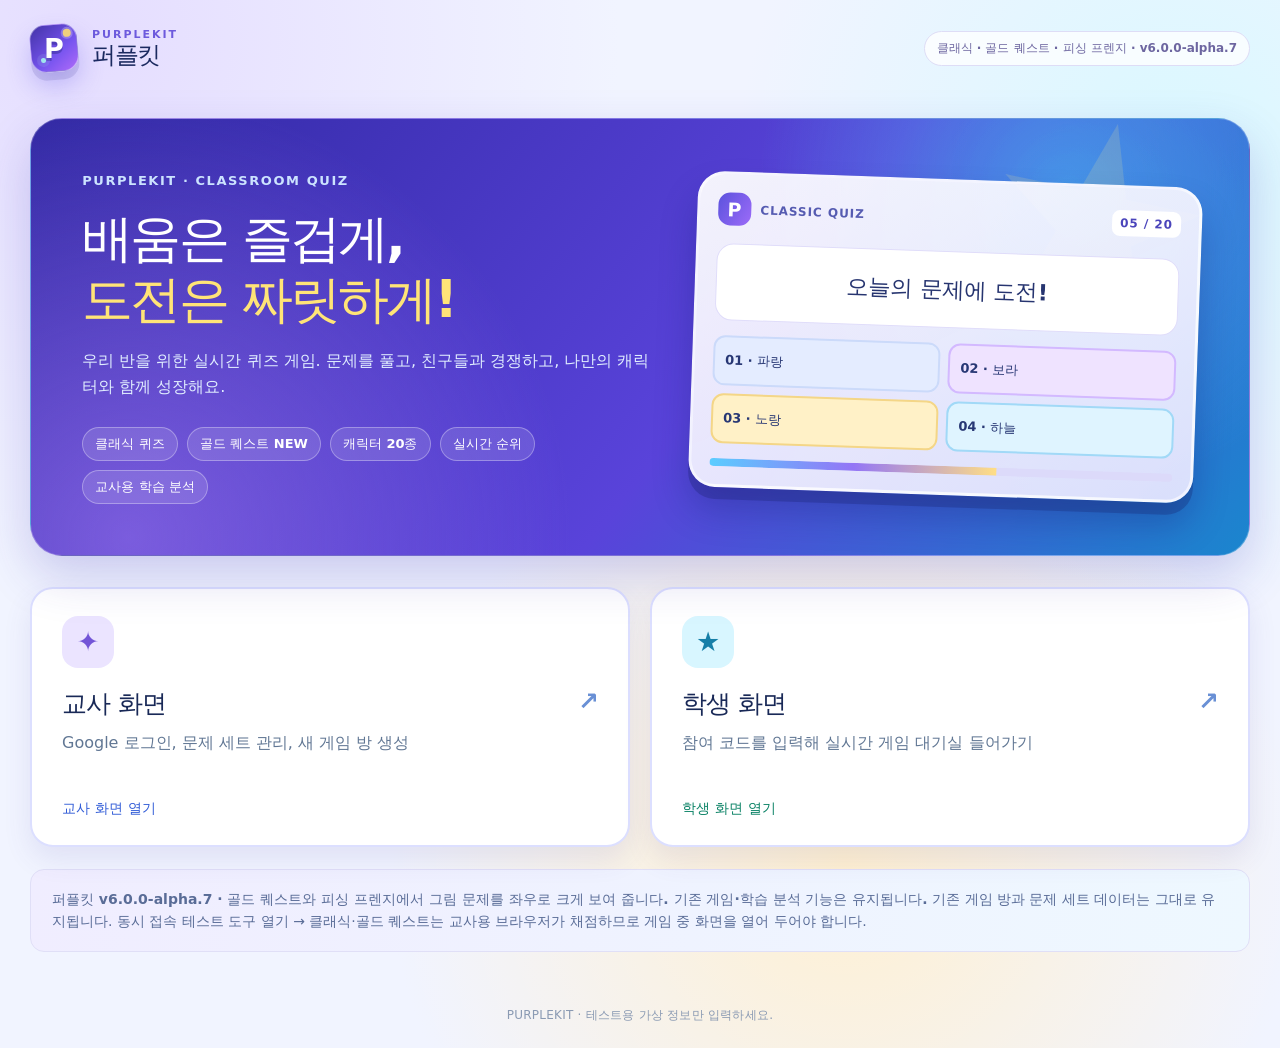
<file: index.html>
<!doctype html>
<html lang="ko">
<head>
  <meta charset="utf-8">
  <meta name="viewport" content="width=device-width, initial-scale=1">
  <meta name="theme-color" content="#234dd0">
  <title>퍼플킷 | v6.0.0-alpha.26</title>
  <link rel="stylesheet" href="styles.css?v=3.12"><link rel="stylesheet" href="arcade.css?v=3.11">
</head>
<body class="arcade-theme">
  <div class="shell">
    <header class="site-header">
      <a class="brand" href="./"><span class="brand-emblem" aria-hidden="true"><span class="brand-icon">P</span><span class="brand-spark brand-spark-a"></span><span class="brand-spark brand-spark-b"></span></span><span class="brand-lockup"><span class="brand-kicker">PURPLEKIT</span><span class="brand-name">퍼플킷</span></span></a>
      <span class="version">클래식 · 골드 퀘스트 · 피싱 프렌지 · v6.0.0-alpha.7</span>
    </header>
    <main>
      <section class="hero purplekit-hero">
        <div class="hero-copy">
          <span class="eyebrow">PURPLEKIT · CLASSROOM QUIZ</span>
          <h1>배움은 즐겁게,<br><em>도전은 짜릿하게!</em></h1>
          <p>우리 반을 위한 실시간 퀴즈 게임. 문제를 풀고, 친구들과 경쟁하고, 나만의 캐릭터와 함께 성장해요.</p>
          <div class="hero-tags"><span>클래식 퀴즈</span><span>골드 퀘스트 NEW</span><span>캐릭터 20종</span><span>실시간 순위</span><span>교사용 학습 분석</span></div>
        </div>
        <div class="hero-game-preview" aria-hidden="true">
          <div class="hero-preview-top"><span class="hero-preview-logo">P</span><span>CLASSIC QUIZ</span><strong>05 / 20</strong></div>
          <div class="hero-preview-question">오늘의 문제에 도전!</div>
          <div class="hero-preview-answer-grid"><span>01 · 파랑</span><span>02 · 보라</span><span>03 · 노랑</span><span>04 · 하늘</span></div>
          <div class="hero-preview-progress"><span></span></div>
        </div>
      </section>
      <section class="entry-grid" aria-label="접속 화면 선택">
        <a class="entry-card teacher-card" href="rooms.html">
          <span class="card-mark teacher-mark" aria-hidden="true">✦</span>
          <span class="card-title">교사 화면 <span class="card-arrow">↗</span></span>
          <span class="card-desc">Google 로그인, 문제 세트 관리, 새 게임 방 생성</span>
          <span class="card-action">교사 화면 열기</span>
        </a>
        <a class="entry-card student-card" href="join.html">
          <span class="card-mark student-mark" aria-hidden="true">★</span>
          <span class="card-title">학생 화면 <span class="card-arrow">↗</span></span>
          <span class="card-desc">참여 코드를 입력해 실시간 게임 대기실 들어가기</span>
          <span class="card-action">학생 화면 열기</span>
        </a>
      </section>
      <p class="notice"><strong>퍼플킷 v6.0.0-alpha.7 · 골드 퀘스트와 피싱 프렌지에서 그림 문제를 좌우로 크게 보여 줍니다. 기존 게임·학습 분석 기능은 유지됩니다.</strong> 기존 게임 방과 문제 세트 데이터는 그대로 유지됩니다. <a href="loadtest.html">동시 접속 테스트 도구 열기 →</a> 클래식·골드 퀘스트는 교사용 브라우저가 채점하므로 게임 중 화면을 열어 두어야 합니다.</p>
    </main>
    <footer>PURPLEKIT · 테스트용 가상 정보만 입력하세요.</footer>
  </div>
</body>
</html>
</file>
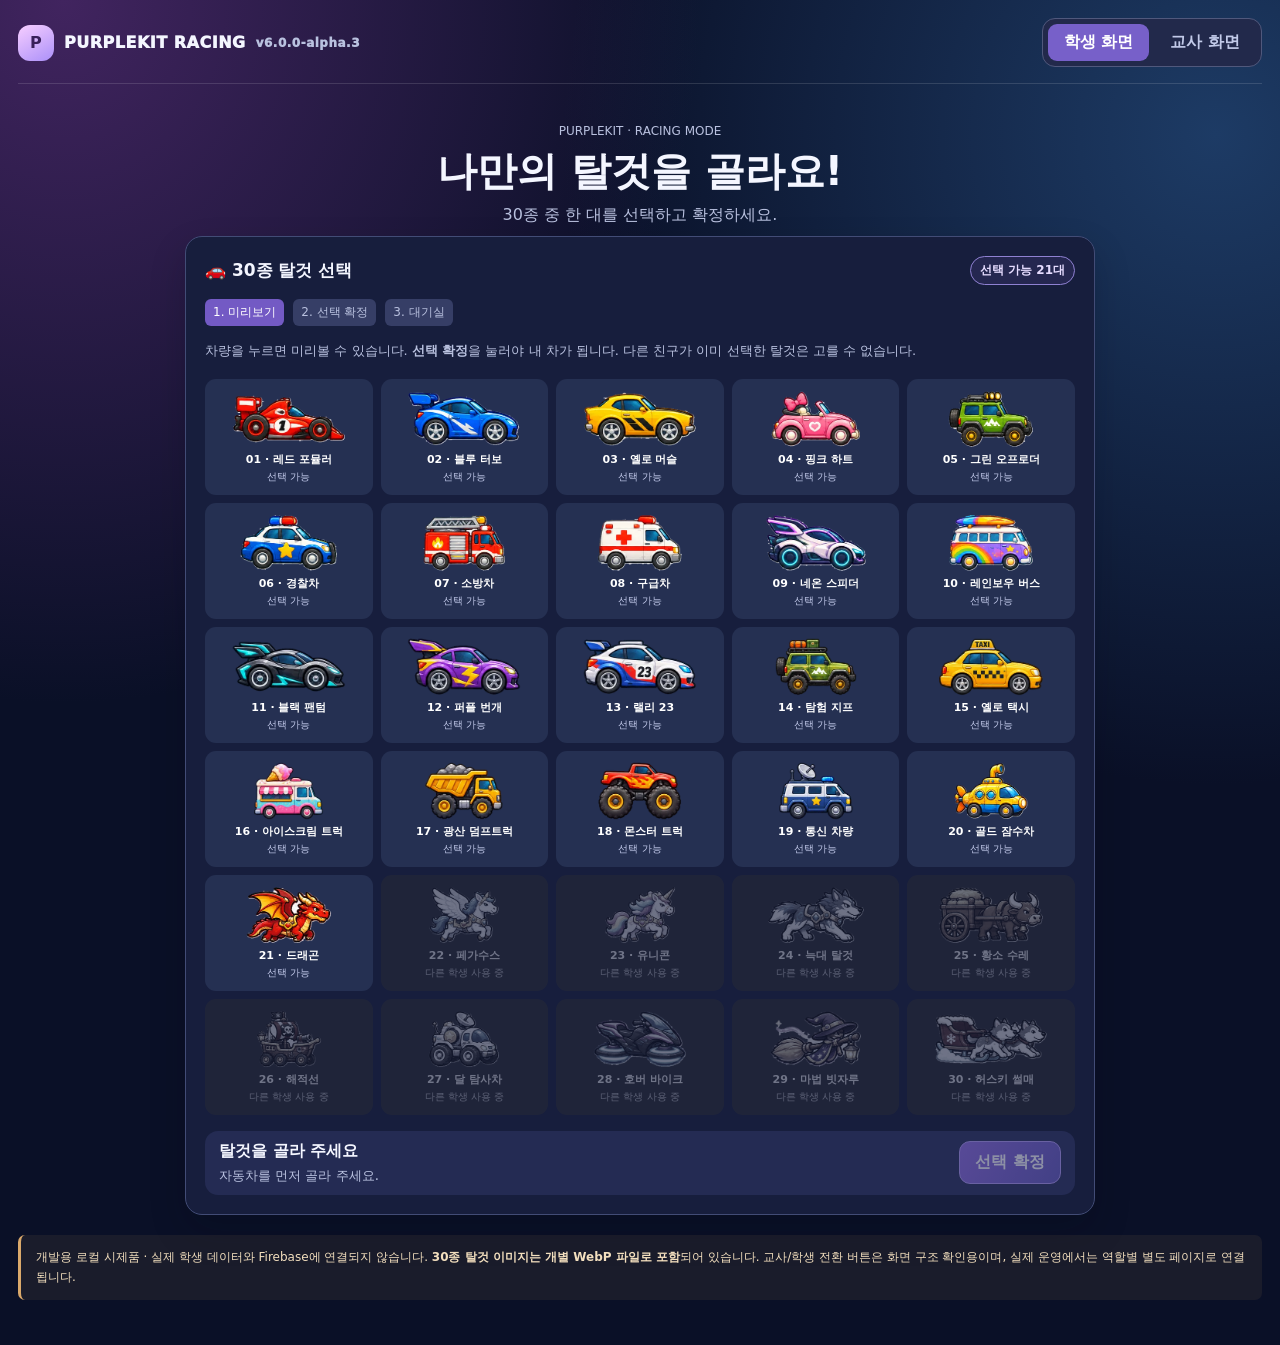
<file: racing-lab.html>
<!doctype html>
<html lang="ko">
<head>
<meta charset="utf-8"><meta name="viewport" content="width=device-width, initial-scale=1">
<title>퍼플킷 레이싱 | v6.0.0-alpha.3 개발 시연</title>
<style>
:root{color-scheme:dark;--bg:#0a1027;--panel:#171d3c;--panel2:#242b50;--border:#4c5680;--text:#f4f6ff;--mute:#b9c1df;--violet:#a58cf8;--mint:#70e3bc;--hot:#fbd88a}
*{box-sizing:border-box}html{font-family:system-ui,-apple-system,'Malgun Gothic','Apple SD Gothic Neo',sans-serif}body{margin:0;background:radial-gradient(ellipse at 5% 0%,#41245f,transparent 37%),radial-gradient(ellipse at 95% 10%,#1d3b65,transparent 38%),var(--bg);color:var(--text)}button,select{font:inherit}button{cursor:pointer;transition:filter .12s}button:hover:not(:disabled){filter:brightness(1.12)}button:disabled{opacity:.48;cursor:not-allowed}button:focus-visible,select:focus-visible{outline:3px solid #a4d7ff;outline-offset:3px}.shell{max-width:1510px;margin:0 auto;padding:14px 18px 45px}.head{display:flex;align-items:center;justify-content:space-between;gap:12px;padding:4px 0 16px;border-bottom:1px solid #ffffff21}.logo{font-weight:950;letter-spacing:.5px;display:flex;align-items:center;gap:10px}.logo b{display:grid;place-items:center;width:36px;height:36px;border-radius:12px;color:#39205a;background:linear-gradient(150deg,#f7ceff,#ab90f9)}.tiny{color:var(--mute);font-size:12px}.tabs{display:flex;gap:5px;padding:5px;background:#22294b;border:1px solid #50587c;border-radius:13px}.tab{border:0;color:#c2cae9;padding:8px 16px;border-radius:9px;background:transparent;font-weight:800}.tab.active{background:#7760c9;color:white}.panel{border:1px solid #424c76;border-radius:17px;background:#171e3d;box-shadow:0 16px 36px #05081433}.paneltitle{font-size:17px;font-weight:900;display:flex;gap:10px;align-items:center;justify-content:space-between;margin-bottom:14px}.pill{border:1px solid #8f81d2;color:#e6dcff;padding:5px 9px;border-radius:99px;font-size:12px;background:#5f499934}.lead{font-size:24px;margin:14px 0 5px;font-weight:900}.desc{font-size:13px;line-height:1.75;color:var(--mute);margin:0 0 14px}.primary,.subtle,.danger{border-radius:11px;padding:10px 15px;font-weight:900;border:1px solid #6b72a3;color:white;background:#353f69}.primary{background:linear-gradient(120deg,#916ce2,#6357bd);border:1px solid #b59cf8}.danger{border-color:#bc7792;background:#66364e}.subtle{background:#293258}.btnrow{display:flex;gap:10px;flex-wrap:wrap}.hint{font-size:12px;color:var(--mute);line-height:1.65}.student-layout{max-width:910px;margin:20px auto}.hero{text-align:center;padding:20px 14px 10px}.hero h1{font-size:clamp(26px,4vw,40px);margin:6px 0}.hero p{color:var(--mute);margin:0}.select-card{padding:19px}.progress{display:flex;align-items:center;gap:9px;font-size:12px;color:var(--mute);margin-bottom:14px}.progress span{padding:5px 8px;background:#363e66;border-radius:6px}.progress span.on{color:white;background:#735ac4}.garage-top{display:flex;justify-content:space-between;gap:10px;align-items:center}.garage-grid{display:grid;grid-template-columns:repeat(5,minmax(0,1fr));gap:8px;margin:16px 0}.garage-car{display:flex;flex-direction:column;align-items:center;gap:3px;background:#253052;border:2px solid transparent;border-radius:11px;padding:8px 2px 9px;color:white;min-height:113px;position:relative;overflow:hidden}.garage-car.selected{border-color:#f3d6ff;background:#4b337b}.garage-car.taken{opacity:.38;filter:grayscale(.85)}.garage-car img{width:95%;height:60px;object-fit:contain;pointer-events:none}.garage-car span{font-size:11px;font-weight:900}.garage-car small{font-size:10px;color:#c4cbec}.preview{display:flex;gap:12px;align-items:center;justify-content:space-between;border-radius:13px;background:#242b53;padding:10px 14px;margin-top:10px}.preview img{width:124px;height:75px;object-fit:contain}.preview strong{display:block}.preview small{display:block;color:var(--mute);margin-top:5px}.lobby{padding:20px;max-width:650px;margin:15px auto}.chosen{display:flex;align-items:center;justify-content:space-between;gap:15px;border-radius:13px;background:#292e56;margin:15px 0;padding:10px 14px}.chosen img{width:130px;height:90px;object-fit:contain}.chosen strong{font-size:17px}.chosen small{color:var(--mute);display:block}.warn{border-left:3px solid #e6ac74;background:#70501a28;border-radius:7px;padding:10px 13px;line-height:1.65;font-size:12px;color:#f9dfb6}.stat-grid{display:grid;grid-template-columns:repeat(3,1fr);gap:9px;margin-bottom:12px}.stat{background:#232d54;border:1px solid #3c4975;border-radius:12px;text-align:center;padding:12px 5px}.stat small{font-size:12px;color:var(--mute);display:block}.stat strong{font-size:clamp(18px,3.5vw,30px);display:block;margin-top:3px}.race-student{padding:16px}.you-track{position:relative;height:93px;border:1px solid #5b5c87;border-radius:14px;background:repeating-linear-gradient(0deg,#1a2448 0 20px,#29355c 20px 22px);margin-bottom:13px;overflow:hidden}.you-track:after{content:'🏁';font-size:19px;position:absolute;right:3px;top:5px;z-index:2}.you-track .moving{position:absolute;bottom:1px;width:130px;height:76px;object-fit:contain;left:var(--p);transform:translateX(var(--neg-p));transition:left .45s ease,transform .45s ease;filter:drop-shadow(0 8px 6px #05070e99)}.track-meter{position:absolute;bottom:6px;left:9px;color:#dbd3ff;font-weight:850;font-size:11px;z-index:2}.question-card{background:linear-gradient(135deg,#49377b,#253d69);border-radius:15px;padding:23px;margin-top:15px}.question-card .qnum{font-size:11px;color:#d0c1fa;font-weight:800}.question-card h2{font-size:clamp(19px,3.3vw,29px);line-height:1.4;margin:12px 0 4px}.choices{display:grid;grid-template-columns:1fr 1fr;gap:9px;margin-top:13px}.choice{min-height:75px;border-radius:12px;background:#27355c;border:1px solid #54618d;color:white;font-size:17px;font-weight:800}.choice.correct{background:#196a57}.choice.wrong{background:#823f57}.feedback{min-height:36px;padding-top:11px;color:#f9e4af;font-weight:900}.badgebar{display:flex;gap:12px;flex-wrap:wrap;align-items:center;margin:9px 0;color:#d8d3ff;font-size:12px}.badgebar span{background:#30365e;padding:6px 9px;border-radius:7px}.boost{background:#1a544b!important;color:#bfffdc!important}.host-screen{margin-top:14px}.toolbar{display:flex;align-items:center;flex-wrap:wrap;gap:10px;margin-bottom:13px;padding:12px 14px}.toolbar label{font-size:12px;color:#c9cfeb;font-weight:800}.toolbar select{color:white;background:#252d55;border:1px solid #596591;border-radius:8px;padding:8px}.toolbar .spacer{flex:1}.statusline{display:flex;align-items:center;gap:10px;justify-content:space-between;padding:0 0 10px}.statusline .lead{font-size:20px;margin:0}.board{padding:12px 15px}.laneheads{display:grid;grid-template-columns:42px 110px minmax(130px,1fr) 62px;gap:7px;padding:0 7px 5px;font-size:11px;color:var(--mute)}.lanes{display:grid;gap:2px}.lane{display:grid;grid-template-columns:42px 110px minmax(130px,1fr) 62px;gap:7px;align-items:center;min-height:24px;background:#141b37;border:1px solid #333c64;border-radius:5px;padding:1px 7px;position:relative}.lane.you{background:#342657;border-color:#a58cf8}.lane .rank{text-align:center;font-weight:900;font-size:12px}.lane .name{overflow:hidden;white-space:nowrap;text-overflow:ellipsis;font-size:12px;font-weight:750}.lane .meters{text-align:right;font-weight:850;font-size:12px;font-variant-numeric:tabular-nums}.lane-track{position:relative;height:21px;background:repeating-linear-gradient(0deg,#252d54 0 10px,#3b446d 10px 11px);border-radius:4px;overflow:visible}.lane-track:after{content:'';position:absolute;right:0;top:0;bottom:0;border-right:3px dashed white;opacity:.7}.lane-track .moving{position:absolute;width:45px;height:29px;object-fit:contain;bottom:-3px;left:var(--p);transform:translateX(var(--neg-p));transition:left .4s,transform .4s;z-index:1;filter:drop-shadow(0 2px 3px #0007)}.board-notes{display:flex;gap:12px;flex-wrap:wrap;font-size:12px;color:#b7bedf;padding:10px 3px 0}.summary{background:#30365e;border-radius:12px;padding:15px;line-height:1.65}.shade{position:fixed;inset:0;background:#050711bf;display:grid;place-items:center;z-index:50;padding:13px;backdrop-filter:blur(5px)}[hidden]{display:none!important}.popup{background:linear-gradient(160deg,#3e306b,#172447);border:1px solid #af99f9;border-radius:20px;padding:24px;text-align:center;max-width:460px;width:100%;box-shadow:0 18px 65px #0008}.popup h2{margin:3px 0 9px}.popup p{color:#ddd9f1}.reel{display:flex;gap:7px;margin:16px 0}.reel>div{flex:1;background:#313f66;border-radius:12px;padding:15px 4px;border:1px solid #746da9}.reel>div.center{border:3px solid #f3d4ff;background:#6047a0;transform:scale(1.06)}.reel span{display:block;font-size:29px}.reel small{font-size:10px}.popup .item-result{font-weight:900;color:#ffeba8;min-height:26px}.screen-shrink .student-core{transform:scale(.89);transition:transform .2s;filter:brightness(.9)}.student-core{transform-origin:top center;transition:transform .25s}.screen-shrink-flag{position:fixed;z-index:30;top:13px;left:50%;transform:translateX(-50%);padding:8px 15px;border-radius:99px;background:#ffd6ff;color:#35245d;font-weight:900}.hide-on-student{display:block}.footer-note{margin-top:20px;padding:12px 15px;background:#f2b86b12;border-left:3px solid #daa96b;color:#f3dfbe;border-radius:7px;font-size:12px;line-height:1.7}
@media(min-height:950px){.lane{min-height:30px}.lane-track{height:25px}}@media(max-height:850px) and (min-width:851px){
.shell{padding-top:7px}.head{padding:1px 0 7px}.logo b{width:31px;height:31px}.host-screen{margin-top:6px}
.toolbar{padding:6px 12px;margin-bottom:6px}.toolbar select{padding:5px}.toolbar button{padding:6px 11px}
.statusline{padding-bottom:4px}.statusline .lead{font-size:17px}.statusline .tiny{font-size:10px}
.board{padding:5px 9px}.laneheads{padding:0 7px 2px}.lanes{gap:1px}
.lane{min-height:18px;padding:0 5px;line-height:17px;border-radius:3px}.lane .rank,.lane .name,.lane .meters{font-size:10px}
.lane-track{height:14px}.lane-track .moving{height:23px;width:34px;bottom:-4px}
.board-notes{padding-top:5px;font-size:10px}.host-screen>.footer-note{margin-top:7px}
}
@media(max-width:850px){.garage-grid{grid-template-columns:repeat(4,minmax(0,1fr))}.shell{padding:11px}.lane{grid-template-columns:28px 75px minmax(95px,1fr) 48px;gap:4px}.laneheads{grid-template-columns:28px 75px minmax(95px,1fr) 48px;gap:4px}.lane .name{font-size:10px}.board{padding:10px 6px}.tabs .tab{padding:8px 10px}.logo{font-size:13px}}@media(max-width:570px){.garage-grid{grid-template-columns:repeat(3,minmax(0,1fr))}.garage-car{min-height:101px}.garage-car img{height:53px}.head{flex-wrap:wrap}.stat{padding:9px 3px}.preview{flex-wrap:wrap}.preview .primary{width:100%}.lane .moving{width:38px}.lane-track{height:19px}.lane{min-height:25px}.toolbar .spacer{display:none}.toolbar{gap:7px}.toolbar label{display:none}}
@media(prefers-reduced-motion:reduce){*{transition:none!important;animation:none!important}}

/* v6.0.0-alpha.3 · 교사용 무대형 레이싱 전광판 */
body.teacher-mode {overflow:hidden}
body.teacher-mode .shell {width:100%;max-width:none;height:100vh;height:100dvh;min-height:0;padding:6px 12px 8px;display:flex;flex-direction:column}
body.teacher-mode .head {flex:0 0 36px;min-height:36px;padding:0 2px 5px;margin:0}
body.teacher-mode .logo {font-size:15px;gap:7px}
body.teacher-mode .logo b {width:27px;height:27px;border-radius:8px}
body.teacher-mode .logo .tiny {display:none}
body.teacher-mode .tabs {padding:2px;border-radius:8px}
body.teacher-mode .tab {padding:4px 11px;font-size:12px;border-radius:6px}
body.teacher-mode .host-screen {display:flex;flex:1;min-height:0;flex-direction:column;gap:6px;margin:6px 0 0}
body.teacher-mode .toolbar {flex:0 0 41px;min-height:41px;margin:0;padding:4px 9px;gap:7px;border-radius:11px;box-shadow:none}
body.teacher-mode .toolbar strong {font-size:13px;white-space:nowrap}
body.teacher-mode .toolbar label {font-size:11px}
body.teacher-mode .toolbar select {font-size:12px;padding:4px 7px;border-radius:6px}
body.teacher-mode .toolbar button {font-size:12px;padding:5px 11px;border-radius:7px;white-space:nowrap}
body.teacher-mode .toolbar .spacer {flex:1;min-width:2px}
body.teacher-mode .toolbar .compact-meta {color:#c5cdf4;font-size:11px;white-space:nowrap}
body.teacher-mode .statusline,body.teacher-mode .board-notes,body.teacher-mode .host-screen>.footer-note,body.teacher-mode .shell>.footer-note {display:none}
body.teacher-mode .board {display:flex;flex:1;min-height:0;flex-direction:column;padding:3px 9px 7px;overflow:hidden;border-radius:12px;box-shadow:none}
body.teacher-mode .laneheads {display:grid;flex:0 0 34px;min-height:34px;grid-template-columns:36px 104px minmax(160px,1fr) 56px;align-items:end;gap:7px;padding:0 6px 5px;font-size:11px;font-weight:800;color:#dbe1ff}
body.teacher-mode .lanes {display:grid;flex:1;min-height:0;grid-template-rows:repeat(var(--lane-count,25),minmax(0,1fr));gap:clamp(1px,.14vh,3px)}
body.teacher-mode .lane {display:grid;grid-template-columns:36px 104px minmax(160px,1fr) 56px;align-items:center;gap:7px;min-height:0;height:100%;line-height:normal;border-radius:4px;padding:0 6px;background:#131c38;border-color:#334266}
body.teacher-mode .lane:nth-child(even){background:#182446}
body.teacher-mode .lane.you{background:#342657;border-color:#997fe5}
body.teacher-mode .lane.top-racer {border-color:#627ba6}
body.teacher-mode .lane.top-racer .rank{color:#ffd78a}
body.teacher-mode .lane .rank,body.teacher-mode .lane .name,body.teacher-mode .lane .meters{font-size:clamp(11px,1.03vw,15px);line-height:1.1}
body.teacher-mode .lane .meters{text-align:right;font-variant-numeric:tabular-nums;color:#dfe7ff}
body.teacher-mode .lane-track {height:calc(100% - 2px);min-height:13px;align-self:center;border-radius:3px;overflow:visible;background:linear-gradient(180deg,#1c2849,#263559 58%,#182440);border-left:2px solid #8ee5d2;border-right:0}
body.teacher-mode .lane-track::before {content:'';position:absolute;inset:0;pointer-events:none;background-image:linear-gradient(to right,rgba(210,228,255,.25) 1px,transparent 1px);background-repeat:repeat-x;background-size:var(--grid-step,25%) 100%;z-index:0}
body.teacher-mode .lane-track::after {content:'';position:absolute;right:0;top:0;bottom:0;width:9px;border-left:2px solid #edf3ff;background:conic-gradient(#f2f5ff 25%,#28324f 0 50%,#f2f5ff 0 75%,#28324f 0) 0 0/8px 8px;opacity:.94;z-index:2;pointer-events:none}
body.teacher-mode .lane-track .moving {height:calc(100% + 6px);min-height:18px;max-height:42px;width:clamp(45px,4.3vw,78px);bottom:-2px;z-index:3;object-fit:contain;transition:left .44s cubic-bezier(.19,.9,.26,1),transform .44s cubic-bezier(.19,.9,.26,1);filter:drop-shadow(0 2px 3px #000c)}
body.teacher-mode .lane-track .moving.no-motion {transition:none}
.race-ruler {height:29px;width:100%;position:relative;align-self:center;overflow:visible}
.race-ruler .tick {position:absolute;bottom:3px;transform:translateX(-50%);color:#c3d0f5;font-size:11px;font-weight:800;font-variant-numeric:tabular-nums;white-space:nowrap;line-height:14px}
.race-ruler .tick.first {transform:none}
.race-ruler .tick.last {transform:translateX(-100%);color:#fff1ba}
.race-ruler .tick::after {content:'';position:absolute;top:15px;left:50%;height:6px;border-left:1px solid #91a3da}
.race-ruler .tick.first::after {left:0}
.race-ruler .tick.last::after {left:100%;border-color:#ffe09c}
body.teacher-mode .laneheads .ruler-label {color:#c8d2ed}
@media(max-width:700px) {
 body.teacher-mode {overflow:auto}
 body.teacher-mode .shell {min-width:540px;height:auto;min-height:100dvh}
 body.teacher-mode .host-screen {min-height:690px}
 body.teacher-mode .toolbar {flex-wrap:wrap;flex-basis:auto}
 body.teacher-mode .toolbar .compact-meta{display:none}
}

</style>
</head>
<body>
<div class="shell">
<header class="head"><div class="logo"><b>P</b> PURPLEKIT RACING <span class="tiny">v6.0.0-alpha.3</span></div><nav class="tabs" aria-label="테스트 화면 선택"><button type="button" class="tab active" id="studentTab">학생 화면</button><button type="button" class="tab" id="teacherTab">교사 화면</button></nav></header>
<section id="studentView" class="student-layout"><div class="hero"><div class="tiny">PURPLEKIT · RACING MODE</div><h1 id="studentHeadline">나만의 탈것을 골라요!</h1><p id="studentSubhead">30종 중 하나를 선택하고 결승선까지 달려보세요.</p></div><div class="student-core" id="studentCore">
<section class="panel select-card" id="garageView"><div class="paneltitle"><span>🚗 30종 탈것 선택</span><span class="pill" id="availableCount">선택 가능 20대</span></div><div class="progress"><span class="on">1. 미리보기</span><span>2. 선택 확정</span><span>3. 대기실</span></div><p class="desc">차량을 누르면 미리볼 수 있습니다. <strong>선택 확정</strong>을 눌러야 내 차가 됩니다. 다른 친구가 이미 선택한 탈것은 고를 수 없습니다.</p><div class="garage-grid" id="garageGrid"></div><div class="preview"><img id="previewImage" alt="선택한 탈것 미리보기"><div style="flex:1"><strong id="previewName">탈것을 골라 주세요</strong><small id="previewStatus">미리보기 중에는 예약되지 않습니다.</small></div><button class="primary" type="button" id="confirmCar" disabled>선택 확정</button></div></section>
<section class="panel lobby" id="lobbyView" hidden><div class="paneltitle"><span>🏎️ 출발 준비!</span><span class="pill">대기실</span></div><div class="chosen"><img id="myLobbyCar" alt="내가 선택한 탈것"><div><strong id="myLobbyName">내 자동차</strong><small>확정 완료 · 새로고침해도 유지돼요</small></div></div><div class="btnrow"><button type="button" class="danger" id="cancelCar">자동차 선택 취소</button><button type="button" class="subtle" id="goTeacher">교사 화면 보기</button></div><p class="warn" style="margin-top:14px">선택을 취소하면 그 탈것은 다시 선택 가능해집니다. 취소하는 사이 다른 친구가 선택하면 다시 고를 수 없습니다. 경기 시작 후에는 선택을 바꿀 수 없어요.</p><p class="desc" style="margin-top:15px">교사용 화면에서 '경주 시작'을 누르면 게임이 시작됩니다. 현재는 한 기기에서 화면을 전환하는 테스트 버전입니다.</p></section>
<section class="panel race-student" id="studentRace" hidden><div class="paneltitle"><span>🏎️ 내 경주</span><span class="pill" id="studentState">경주 중</span></div><div class="stat-grid"><div class="stat"><small>내 순위</small><strong id="myRank">—</strong></div><div class="stat"><small>내 거리</small><strong id="myDistance">0m</strong></div><div class="stat"><small>결승선</small><strong id="finishDist">20m</strong></div></div><div class="you-track" id="myTrack"><img class="moving" id="myMoving" alt="내 탈것" style="--p:0%;--neg-p:0%"><span class="track-meter" id="myMeter">START · 0m</span></div><div class="badgebar"><span id="itemMeter">🎰 아이템까지 3정답</span><span id="accelMeter" class="boost" hidden>⚡ 가속 3문제</span><span id="shrinkMeter" hidden>🌊 화면 축소 제한</span></div><div class="question-card"><div class="qnum" id="questionNumber">QUESTION 01</div><h2 id="questionText">문제를 불러오는 중입니다.</h2></div><div class="choices" id="answerGrid"></div><div class="feedback" id="answerFeedback" role="status" aria-live="polite"></div><p class="hint">정답 1개마다 1m 전진 · 누적 정답 3개마다 룰렛 1회 · 가속 시 최대 3문제 동안 정답당 2m</p></section>
</div></section>
<section id="teacherView" class="host-screen" hidden><div class="panel toolbar"><strong>🎮 경주 설정</strong><label for="distanceInput">거리</label><select id="distanceInput"><option value="20">20m</option><option value="25">25m</option><option value="30">30m</option><option value="35">35m</option><option value="40">40m</option><option value="50">50m</option><option value="100">100m</option></select><label for="botInput">참가 인원</label><select id="botInput"><option value="9">10명</option><option value="19">20명</option><option value="24">25명</option></select><span class="compact-meta" id="teacherCompactMeta">0명 · 20m</span><div class="spacer"></div><button class="subtle" id="hostFullscreen" type="button" title="경주판을 화면 전체로 표시">⛶ 전체화면</button><button class="primary" id="hostStart">▶ 경주 시작</button><button class="subtle" id="hostReset">초기화</button></div><div class="statusline"><div><div class="lead">🏁 실시간 레이싱 상황판</div><div class="tiny" id="teacherMeta">대기 중 · 학생 1명 + 가상 선수</div></div><span class="pill" id="teacherStatus">대기 중</span></div><section class="panel board"><div class="laneheads"><span>순위</span><span>이름</span><div class="race-ruler" id="raceRuler" aria-label="0m부터 결승선까지 5m 단위 눈금"></div><span style="text-align:right">거리</span></div><div class="lanes" id="teacherLanes"></div><div class="board-notes"><span>● 자동차 그림 자체가 경주로 위를 이동합니다.</span><span>● 25명 압축 표시</span><span>● 교사 화면에는 문제·보기가 표시되지 않습니다.</span></div></section><p class="footer-note">현재 실시간 상황판은 브라우저 한 화면 안에서 가상 선수를 움직이는 테스트입니다. 실제 25명이 각각 다른 기기로 접속하고 자동차 선택을 원자적으로 확정하려면, 다음 단계에서 Firebase 실시간 데이터와 보안 규칙이 필요합니다.</p></section>
<div class="footer-note">개발용 로컬 시제품 · 실제 학생 데이터와 Firebase에 연결되지 않습니다. <strong>30종 탈것 이미지는 개별 WebP 파일로 포함</strong>되어 있습니다. 교사/학생 전환 버튼은 화면 구조 확인용이며, 실제 운영에서는 역할별 별도 페이지로 연결됩니다.</div>
</div>
<div class="shade" id="roulette" hidden><div class="popup"><div class="tiny">3 CORRECT ANSWERS!</div><h2>🎰 아이템 룰렛</h2><p>어떤 아이템이 나올까요?</p><div class="reel" id="reelItems"></div><div class="item-result" id="rouletteResult">추첨 중...</div></div></div>
<div class="shade" id="resultPopup" hidden><div class="popup"><h2 id="resultTitle">🏁 경기 종료</h2><p id="resultDesc"></p><button class="primary" id="resultToTeacher">경주 상황판 확인</button><button class="subtle" id="resultRetry">다시 시작</button></div></div>
<div id="shrinkFlag" class="screen-shrink-flag" hidden>🌊 화면 축소! 잠시 후 해제됩니다.</div>
<script src="racing-assets/part1.js"></script>
<script src="racing-assets/part2.js"></script>
<script src="racing-assets/part3.js"></script>
<script>
(()=>{'use strict';
const $=id=>document.getElementById(id), KEY='purplekit-racing-v6-alpha2-local', NAMES=['레드 포뮬러','블루 터보','옐로 머슬','핑크 하트','그린 오프로더','경찰차','소방차','구급차','네온 스피더','레인보우 버스','블랙 팬텀','퍼플 번개','랠리 23','탐험 지프','옐로 택시','아이스크림 트럭','광산 덤프트럭','몬스터 트럭','통신 차량','골드 잠수차','드래곤','페가수스','유니콘','늑대 탈것','황소 수레','해적선','달 탐사차','호버 바이크','마법 빗자루','허스키 썰매'];
const cars=NAMES.map((name,i)=>({id:i+1,name,file:(window.RACING_SPRITES||{})[i+1]||`racing-assets/ride-${String(i+1).padStart(2,'0')}.webp`}));
const ITEMS=[{id:'f1',name:'+1m 전진',emoji:'⚡',w:34},{id:'f2',name:'+2m 전진',emoji:'🚀',w:20},{id:'f3',name:'+3m 전진',emoji:'🌟',w:1},{id:'b1',name:'-1m 후진',emoji:'🌀',w:13},{id:'b2',name:'-2m 후진',emoji:'🌧️',w:4},{id:'s1',name:'선두 -1m',emoji:'🎯',w:7},{id:'s2',name:'선두 -2m',emoji:'💥',w:1},{id:'shrink',name:'화면 축소',emoji:'🪼',w:7},{id:'chase',name:'추격 부스터',emoji:'🏎️',w:10},{id:'accel',name:'가속 페달',emoji:'🔥',w:3}];
const QUESTIONS=[['11 × 11은?',['111','121','131','112'],1],['48 ÷ 6은?',['6','7','8','9'],2],['9 × 7은?',['56','63','72','64'],1],['84 ÷ 7은?',['11','12','13','14'],1],['120 - 57은?',['63','73','67','53'],0],['35 + 48은?',['73','83','93','78'],1],['6 × 12는?',['66','72','84','76'],1],['96 ÷ 8은?',['10','11','12','14'],2],['17 × 3은?',['41','51','61','57'],1],['58 + 26은?',['74','94','82','84'],3],['15 × 4는?',['45','50','60','65'],2],['200 - 78은?',['132','122','112','128'],1],['81 ÷ 9는?',['8','9','7','10'],1],['13 × 5는?',['55','75','65','70'],2],['27 + 39는?',['56','66','76','64'],1],['7 × 11은?',['77','88','67','71'],0],['144 ÷ 12는?',['11','13','12','14'],2],['3.5 + 2.4는?',['5.9','6.1','5.7','4.9'],0],['1.2 × 3은?',['3.2','3.6','4.2','3.5'],1],['50의 20%는?',['5','15','20','10'],3],['4 × (6 + 3)은?',['30','36','42','24'],1],['1000 - 375는?',['725','675','625','635'],2],['2.5 + 0.7은?',['3.2','2.12','3.0','3.5'],0],['18 × 4는?',['64','72','82','78'],1],['56 ÷ 7은?',['7','6','8','9'],2],['45 + 67은?',['102','122','112','111'],2],['1.5 × 6은?',['7','8','9','10'],2],['72 - 28은?',['54','44','46','34'],1],['11 × 9는?',['89','99','109','119'],1],['64 ÷ 4는?',['14','15','16','18'],2]];
if(ITEMS.reduce((s,i)=>s+i.w,0)!==100)throw Error('아이템 확률 합계가 100이 아닙니다');
let state=null,stage=null,mode='student',timer=null,shrinkTimer=null,runToken=0,answerLocked=false,rouletteActive=false,notice='';
const fresh=(count=9,distance=20)=>{const people=[{id:'me',name:'나',carId:null,meters:0,correct:0,order:0}];const botNames=['번개','혜성','호랑이','버블','코코','루나','피카','태양','구름','소나기','달빛','꼬미','솔솔','푸른별','신나라','도도','오로라','다람쥐','초롱','또롱','별똥별','파도','봄봄','씽씽'];for(let i=0;i<count;i++)people.push({id:`ai-${i}`,name:`AI ${botNames[i]}`,carId:30-i,meters:0,correct:0,order:i+1,skill:.29+(i%6)*.025});return {phase:'select',finish:distance,people,correct:0,answered:0,toItem:0,accel:0,lastShrinkAt:0,questionIndex:0,gameStart:0}};
function save(){try{localStorage.setItem(KEY,JSON.stringify(state))}catch(e){console.warn('로컬 저장 불가',e)}}
function load(){try{const v=JSON.parse(localStorage.getItem(KEY)||'null');if(v&&Array.isArray(v.people)&&v.people.length>1&&Number.isFinite(v.finish)&&['select','lobby','racing','done'].includes(v.phase)&&v.people[0]?.id==='me'){return v}}catch(e){}return fresh()}
function me(){return state.people[0]}
function car(id){return cars.find(x=>x.id===id)||cars[0]}
function assigned(){return new Set(state.people.map(p=>p.carId).filter(Boolean))}
function rankOf(person){return sorted().findIndex(p=>p.id===person.id)+1}
function sorted(){return state.people.slice().sort((a,b)=>b.meters-a.meters||b.correct-a.correct||a.order-b.order)}
function pickWeighted(items){const sum=items.reduce((a,b)=>a+b.w,0);let r=Math.random()*sum;for(const it of items){r-=it.w;if(r<0)return it}return items[items.length-1]}
function keepInside(m){return Math.max(0,Math.min(state.finish,m))}
function rerender(){renderHeader();renderStudent();renderTeacher()}
function renderHeader(){const st=mode==='student';document.body.classList.toggle('teacher-mode',!st);$('studentView').hidden=!st;$('teacherView').hidden=st;$('studentTab').classList.toggle('active',st);$('teacherTab').classList.toggle('active',!st)}
function renderStudent(){let select=state.phase==='select',lobby=state.phase==='lobby',racing=['racing','done'].includes(state.phase);$('garageView').hidden=!select;$('lobbyView').hidden=!lobby;$('studentRace').hidden=!racing;$('studentHeadline').textContent=select?'나만의 탈것을 골라요!':lobby?'자동차 선택 완료!':'결승선을 향해 달려요!';$('studentSubhead').textContent=select?'30종 중 한 대를 선택하고 확정하세요.':lobby?'교사 화면에서 경주를 시작하면 출발합니다.':`내 차가 출발선부터 ${state.finish}m까지 실제로 움직여요.`;if(select)renderGarage();if(lobby){$('myLobbyCar').src=car(me().carId).file;$('myLobbyName').textContent=car(me().carId).name}if(racing)renderRace()}
function renderGarage(){const used=assigned(),grid=$('garageGrid');grid.replaceChildren();cars.forEach(c=>{const taken=used.has(c.id);const b=document.createElement('button');b.type='button';b.className='garage-car'+(taken?' taken':'')+(stage===c.id?' selected':'');b.disabled=taken;b.setAttribute('aria-label',c.name+(taken?' 사용 중':' 선택 가능'));const im=document.createElement('img');im.src=c.file;im.alt='';const name=document.createElement('span');name.textContent=`${String(c.id).padStart(2,'0')} · ${c.name}`;const sub=document.createElement('small');sub.textContent=taken?'다른 학생 사용 중':stage===c.id?'미리보기':'선택 가능';b.append(im,name,sub);b.onclick=()=>{stage=c.id;renderGarage()};grid.append(b)});$('availableCount').textContent=`선택 가능 ${30-used.size}대`;$('previewImage').hidden=!stage;$('previewName').textContent=stage?car(stage).name:'탈것을 골라 주세요';$('previewStatus').textContent=stage?'미리보기 중 · 확정 전에는 예약되지 않습니다.':'자동차를 먼저 골라 주세요.';if(stage)$('previewImage').src=car(stage).file;$('confirmCar').disabled=!stage||used.has(stage)}
function confirmCar(){if(state.phase!=='select'||!stage)return; if(assigned().has(stage)){alert('다른 친구가 먼저 선택했습니다. 다시 골라 주세요.');stage=null;renderGarage();return}me().carId=stage;stage=null;state.phase='lobby';save();rerender()}
function cancelCar(){if(state.phase!=='lobby'||!me().carId)return;if(!confirm('선택을 취소하면 지금 탈것을 다른 친구가 고를 수 있습니다. 취소할까요?'))return;me().carId=null;state.phase='select';stage=null;save();rerender()}
function changeBots(count){if(!['select','lobby'].includes(state.phase))return;const chosen=me().carId;const old=state.finish;state=fresh(count,old);if(chosen){const own=state.people[0];const clashes=state.people.slice(1).find(p=>p.carId===chosen);if(clashes){const missing=cars.find(c=>!assigned().has(c.id));if(missing)clashes.carId=missing.id}own.carId=chosen;state.phase='lobby'}save();rerender()}
function changeDistance(n){if(!['select','lobby'].includes(state.phase))return;state.finish=n;save();rerender()}
function renderTeacher(){
 const running=state.phase==='racing',ended=state.phase==='done';
 $('distanceInput').value=String(state.finish);
 $('botInput').value=String(state.people.length-1);
 $('distanceInput').disabled=running||ended;$('botInput').disabled=running||ended;
 $('hostStart').disabled=running||!me().carId;
 $('hostStart').textContent=ended?'경주 재시작':'▶ 경주 시작';
 $('teacherStatus').textContent=running?'경주 진행 중':ended?'경기 종료':me().carId?'자동차 선택 완료':'자동차 선택 대기';
 $('teacherMeta').textContent=`총 ${state.people.length}명 · 결승선 ${state.finish}m · ${running?'진행 중':ended?'종료':'대기 중'}`;
 $('teacherCompactMeta').textContent=`${state.people.length}명 · ${state.finish}m · ${running?'진행 중':ended?'경기 종료':'대기'}`;
 const ruler=$('raceRuler');ruler.replaceChildren();
 // Every 5 m is a real lane gridline; on 100 m races label every 10 m to avoid collisions.
 const step=state.finish>=100?10:5;
 for(let m=0;m<=state.finish;m+=5){
  if(m%step!==0&&m!==state.finish)continue;
  const label=document.createElement('span');label.className='tick'+(m===0?' first':'')+(m===state.finish?' last':'');
  label.style.left=(m/state.finish*100)+'%';label.textContent=m+'m';ruler.append(label);
 }
 const lanes=$('teacherLanes');lanes.style.setProperty('--lane-count',String(state.people.length));
 const oldNodes=new Map(Array.from(lanes.children).map(el=>[el.dataset.racerId,el]));
 const ordered=sorted();
 state.people.forEach(p=>{
  const position=ordered.findIndex(v=>v.id===p.id)+1,progress=p.meters/state.finish*100;
  let lane=oldNodes.get(p.id);
  if(!lane){
   lane=document.createElement('div');lane.className='lane';lane.dataset.racerId=p.id;
   const rank=document.createElement('div');rank.className='rank';
   const name=document.createElement('div');name.className='name';
   const track=document.createElement('div');track.className='lane-track';
   const img=document.createElement('img');img.className='moving no-motion';img.alt='';track.append(img);
   const val=document.createElement('div');val.className='meters';
   lane.append(rank,name,track,val);
   // Remove the initial no-motion class only after layout so subsequent updates animate smoothly.
   requestAnimationFrame(()=>requestAnimationFrame(()=>img.classList.remove('no-motion')));
  }
  lane.classList.toggle('you',p.id==='me');lane.classList.toggle('top-racer',position<=3);
  lane.children[0].textContent=position;
  lane.children[1].textContent=p.name;
  const track=lane.children[2],img=track.querySelector('img');
  track.style.setProperty('--grid-step',(5/state.finish*100)+'%');
  const target=car(p.carId||26).file;
  if(img.src!==new URL(target,document.baseURI).href)img.src=target;
  img.style.setProperty('--p',progress+'%');
  img.style.setProperty('--neg-p','-'+progress+'%');
  lane.children[3].textContent=p.meters+'m';
  lanes.append(lane);oldNodes.delete(p.id);
 });
 oldNodes.forEach(node=>node.remove());
}
function renderRace(){const p=me(),r=rankOf(p),progress=p.meters/state.finish*100;$('myRank').textContent=r+'위';$('myDistance').textContent=p.meters+'m';$('finishDist').textContent=state.finish+'m';$('myMoving').src=car(p.carId).file;$('myMoving').style.setProperty('--p',progress+'%');$('myMoving').style.setProperty('--neg-p','-'+progress+'%');$('myMeter').textContent=`${p.meters} / ${state.finish}m`;$('studentState').textContent=state.phase==='done'?'경기 종료':'경주 중';$('itemMeter').textContent=`🎰 다음 룰렛까지 ${3-state.toItem}정답`;$('accelMeter').hidden=!state.accel;if(state.accel)$('accelMeter').textContent=`⚡ 가속 ${state.accel}문제 남음 · 틀리면 종료`;const wait=Math.max(0,Math.ceil(30-(Date.now()-state.lastShrinkAt)/1000));$('shrinkMeter').hidden=wait===0;if(wait)$('shrinkMeter').textContent=`🌊 축소 재발동 ${wait}초 뒤`;const q=QUESTIONS[state.questionIndex%QUESTIONS.length];$('questionNumber').textContent=`QUESTION ${state.answered+1}`;$('questionText').textContent=q[0];const answers=$('answerGrid');answers.replaceChildren();q[1].forEach((a,i)=>{const b=document.createElement('button');b.type='button';b.className='choice';b.textContent=`${i+1}. ${a}`;b.disabled=answerLocked||rouletteActive||state.phase==='done';b.onclick=()=>onAnswer(i);answers.append(b)});$('answerFeedback').textContent=notice}
function nextQuestion(){const old=state.questionIndex;state.questionIndex=(old+1)%QUESTIONS.length;answerLocked=false;notice='';save();rerender()}
function advanceAI(){if(state.phase!=='racing')return;for(const p of state.people.slice(1)){if(Math.random()<(p.skill||.3)){p.meters=keepInside(p.meters+1);p.correct++}}save();rerender();checkFinish()}
function startRace(){if(!me().carId){mode='student';rerender();alert('먼저 학생 화면에서 자동차를 선택해 주세요.');return}if(state.phase==='racing')return;stopTimers();runToken++;state.phase='racing';state.people.forEach(p=>{p.meters=0;p.correct=0});state.answered=0;state.correct=0;state.accel=0;state.toItem=0;state.lastShrinkAt=0;state.questionIndex=Math.floor(Math.random()*QUESTIONS.length);state.gameStart=Date.now();answerLocked=false;rouletteActive=false;notice='';$('roulette').hidden=true;$('resultPopup').hidden=true;save();rerender();const token=runToken;timer=setInterval(()=>{if(token!==runToken)return;advanceAI()},2100)}
function onAnswer(selected){if(state.phase!=='racing'||answerLocked||rouletteActive)return;answerLocked=true;const q=QUESTIONS[state.questionIndex%QUESTIONS.length];const correct=selected===q[2];state.answered++;if(correct){const moved=state.accel?2:1;me().meters=keepInside(me().meters+moved);me().correct++;state.correct++;state.toItem++;if(state.accel)state.accel--;notice=`✅ 정답! ${moved}m 전진했습니다.`}else{if(state.accel){state.accel=0;notice='❌ 아쉬워요. 가속 페달 효과가 종료되었습니다.'}else notice=`❌ 정답: ${q[1][q[2]]}`;}save();rerender();const buttons=$('answerGrid').children;Array.from(buttons).forEach((b,i)=>{b.disabled=true;if(i===q[2])b.classList.add('correct');else if(i===selected)b.classList.add('wrong')});if(checkFinish())return;const token=runToken;setTimeout(async()=>{if(token!==runToken||state.phase!=='racing')return;if(correct&&state.toItem>=3){state.toItem=0;save();await spin(token)}if(token!==runToken||state.phase!=='racing')return;nextQuestion()},650)}
const wait=ms=>new Promise(r=>setTimeout(r,ms));
async function spin(token){rouletteActive=true;$('roulette').hidden=false;const pool=ITEMS.filter(i=>i.id!=='shrink'||Date.now()-state.lastShrinkAt>=30000),chosen=pickWeighted(pool);for(let k=0;k<19;k++){if(token!==runToken)return;const mid=pool[Math.floor(Math.random()*pool.length)];renderReel(mid,pool);await wait(35+k*5)}if(token!==runToken)return;renderReel(chosen,pool);$('rouletteResult').textContent=chosen.emoji+' '+chosen.name+' 당첨!';applyItem(chosen);save();rerender();await wait(1000);if(token!==runToken)return;$('roulette').hidden=true;rouletteActive=false;checkFinish()}
function renderReel(item,pool){const box=$('reelItems');box.replaceChildren();[pool[Math.floor(Math.random()*pool.length)],item,pool[Math.floor(Math.random()*pool.length)]].forEach((it,i)=>{const cell=document.createElement('div');if(i===1)cell.className='center';const big=document.createElement('span');big.textContent=it.emoji;const small=document.createElement('small');small.textContent=it.name;cell.append(big,small);box.append(cell)})}
function applyItem(item){const p=me(),m=Number(item.id.slice(1))||0;switch(item.id){case'f1':case'f2':case'f3':p.meters=keepInside(p.meters+m);notice=`⚡ ${m}m 전진!`;break;case'b1':case'b2':p.meters=keepInside(p.meters-m);notice=`🌀 ${m}m 후진`;break;case's1':case's2':{const target=sorted().find(x=>x.id!==p.id);if(target){target.meters=keepInside(target.meters-m);notice=`🎯 ${target.name} ${m}m 후진`;}break}case'chase':{const lead=Math.max(...state.people.slice(1).map(x=>x.meters));const gap=Math.max(0,lead-p.meters);const gain=gap>=5?2:1;p.meters=keepInside(p.meters+gain);notice=`🏎️ 추격 부스터! ${gain}m 전진 (1위와 ${gap}m 차이)`;break}case'accel':state.accel=3;notice='🔥 다음 3문제 정답당 2m! 오답이면 종료';break;case'shrink':state.lastShrinkAt=Date.now();document.body.classList.add('screen-shrink');$('shrinkFlag').hidden=false;clearTimeout(shrinkTimer);shrinkTimer=setTimeout(()=>{document.body.classList.remove('screen-shrink');$('shrinkFlag').hidden=true},2700);notice='🪼 화면 축소! 30초 재발동 제한';break;default:throw Error('알 수 없는 아이템')}
$('rouletteResult').textContent=notice}
function checkFinish(){if(state.phase!=='racing')return false;const winners=state.people.filter(p=>p.meters>=state.finish);if(winners.length===0)return false;state.phase='done';stopTimers();save();rerender();$('roulette').hidden=true;$('resultPopup').hidden=false;const result=sorted(),placement=rankOf(me());$('resultTitle').textContent=me().meters>=state.finish?'🏆 결승선을 통과했어요!':'🏁 경주가 끝났어요!';$('resultDesc').textContent=`내 순위 ${placement}위 / ${state.people.length}명 · 정답 ${state.correct}/${state.answered}문제 · 1위 ${result[0].name}`;return true}
function stopTimers(){runToken++;clearInterval(timer);timer=null;clearTimeout(shrinkTimer);shrinkTimer=null;document.body.classList.remove('screen-shrink');$('shrinkFlag').hidden=true}
function resetAll(){if(!confirm('이 테스트 방을 초기화할까요? 기존에 확정한 자동차도 다시 선택해야 합니다.'))return;stopTimers();state=fresh(Number($('botInput').value),Number($('distanceInput').value));stage=null;answerLocked=false;rouletteActive=false;notice='';$('resultPopup').hidden=true;$('roulette').hidden=true;save();rerender()}
$('studentTab').onclick=()=>{mode='student';rerender()};$('teacherTab').onclick=()=>{mode='teacher';rerender()};$('confirmCar').onclick=confirmCar;$('cancelCar').onclick=cancelCar;$('goTeacher').onclick=()=>{mode='teacher';rerender()};$('distanceInput').onchange=e=>changeDistance(Number(e.target.value));$('botInput').onchange=e=>changeBots(Number(e.target.value));$('hostStart').onclick=startRace;$('hostReset').onclick=resetAll;
$('hostFullscreen').onclick=async()=>{try{if(document.fullscreenElement)await document.exitFullscreen();else await document.documentElement.requestFullscreen()}catch(error){alert('브라우저 전체화면 전환이 제한되었습니다. F11 키를 이용해 주세요.')}};
document.addEventListener('fullscreenchange',()=>{$('hostFullscreen').textContent=document.fullscreenElement?'⤢ 전체화면 해제':'⛶ 전체화면'});$('resultToTeacher').onclick=()=>{$('resultPopup').hidden=true;mode='teacher';rerender()};$('resultRetry').onclick=()=>{$('resultPopup').hidden=true;startRace();mode='student';rerender()};
state=load();if(state.phase==='racing')state.phase='lobby'; // 오프라인 시제품: 다시 접속 시 차량만 유지, 진행 중 게임은 재시작
if(state.phase==='done')state.phase='lobby';save();rerender();
})();
</script>
</body></html>
</file>
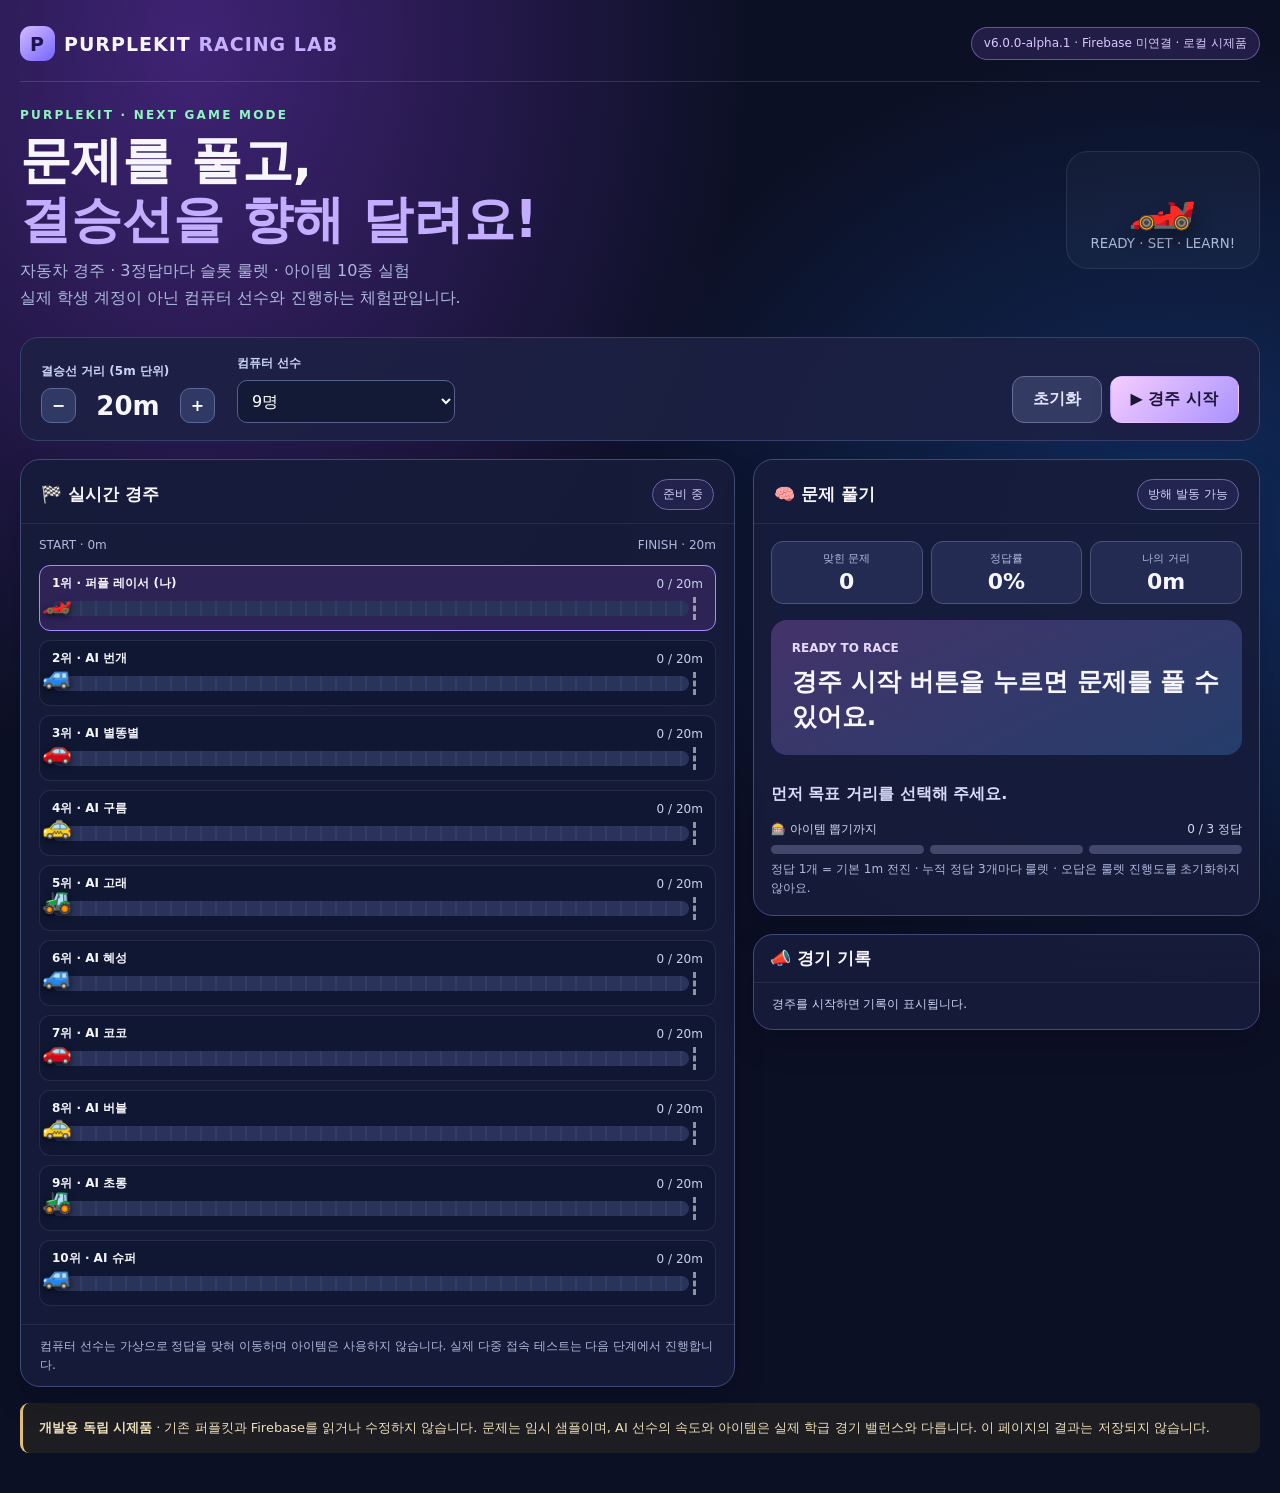
<file: racing-test.html>
<!doctype html>
<html lang="ko">
<head>
<meta charset="utf-8">
<meta name="viewport" content="width=device-width,initial-scale=1">
<meta name="theme-color" content="#241451">
<title>퍼플킷 레이싱 연구실 | v6.0.0-alpha.1</title>
<style>
:root{--bg:#0c1025;--panel:#171b37;--panel2:#20264a;--border:#36406a;--ink:#f7f6ff;--muted:#afb9dd;--purple:#a78bfa;--lime:#8ff4c2;--yellow:#ffdb80;--red:#ff9aab}
*{box-sizing:border-box}html{scroll-behavior:smooth}body{margin:0;color:var(--ink);font-family:system-ui,-apple-system,"Malgun Gothic","Apple SD Gothic Neo",sans-serif;background:radial-gradient(ellipse at 15% 3%,#402375 0%,transparent 36%),radial-gradient(ellipse at 92% 35%,#102b5c 0%,transparent 35%),var(--bg);min-height:100vh}
button,select{font:inherit}button{cursor:pointer}button:disabled{cursor:not-allowed;opacity:.5}.shell{max-width:1300px;margin:auto;padding:18px 20px 40px}.topbar{display:flex;align-items:center;justify-content:space-between;gap:12px;border-bottom:1px solid #ffffff22;padding:8px 0 20px}.brand{font-weight:900;letter-spacing:1px;font-size:19px}.brand span{display:inline-grid;place-items:center;background:linear-gradient(140deg,#d3bbff,#7665ff);color:#21134c;border-radius:11px;width:35px;height:35px;margin-right:9px}.beta{font-size:12px;background:#6e4bb43b;border:1px solid #b89bff72;border-radius:999px;color:#dbc8ff;padding:7px 12px}.hero{display:flex;justify-content:space-between;gap:22px;align-items:center;padding:26px 0}.eyebrow{color:var(--lime);font-weight:800;font-size:12px;letter-spacing:2.2px}.hero h1{margin:9px 0;font-size:clamp(30px,4vw,51px);line-height:1.16}.hero h1 em{font-style:normal;color:#c3adff}.hero p{color:var(--muted);margin:0;line-height:1.65}.hero-art{flex-shrink:0;text-align:center;padding:16px 24px;border:1px solid #ffffff16;background:#ffffff08;border-radius:22px}.hero-art .car{font-size:55px;display:block;filter:drop-shadow(0 9px 9px #0006)}.hero-art small{color:var(--muted)}
.settings{display:flex;flex-wrap:wrap;align-items:end;gap:16px;padding:17px 20px;background:#1c2143e5;border:1px solid var(--border);border-radius:18px;margin-bottom:18px}.setting{display:flex;flex-direction:column;gap:8px;min-width:180px}.setting label{color:#cbd4f8;font-size:12px;font-weight:800}.stepper{display:flex;gap:7px;align-items:center}.stepper strong{min-width:90px;text-align:center;font-size:26px;font-variant-numeric:tabular-nums}.small-btn{border-radius:10px;background:#303963;color:#fff;border:1px solid #5b6699;width:35px;height:35px;font-weight:900}.settings select{background:#131a36;color:#fff;border:1px solid #55608c;border-radius:10px;padding:10px}.setting.actions{flex:1;align-items:flex-end;flex-direction:row;justify-content:flex-end;min-width:220px}.primary,.secondary{border:1px solid transparent;border-radius:12px;padding:12px 20px;font-weight:850}.primary{color:#1c1536;background:linear-gradient(135deg,#f5cdff,#aa92ff);box-shadow:0 8px 18px #25145155}.secondary{color:#e4e5ff;background:#343b63;border-color:#65709d}.main-grid{display:grid;grid-template-columns:minmax(0,1.17fr) minmax(330px,.83fr);gap:18px;transform-origin:center top;transition:transform .2s,filter .2s}.main-grid.is-shrunk{transform:scale(.88);filter:contrast(.90)}.panel{background:#161c3ae9;border:1px solid #3f4a77;border-radius:20px;overflow:hidden;box-shadow:0 15px 30px #02050b2e}.panel-head{padding:19px 20px 13px;display:flex;align-items:center;justify-content:space-between;gap:10px;border-bottom:1px solid #ffffff13}.panel-head h2{font-size:17px;margin:0}.pill{font-size:12px;color:#d8d3ff;border:1px solid #6d64a4;border-radius:100px;padding:6px 10px;background:#6e54bd24}.race-body{padding:14px 18px 18px}.race-ruler{display:flex;justify-content:space-between;margin:0 0 13px;color:var(--muted);font-size:12px}.lanes{display:flex;flex-direction:column;gap:9px;min-height:330px}.lane{border:1px solid #ffffff16;background:#0f1733;border-radius:11px;padding:9px 12px;position:relative}.lane.me{background:#2d2355;border-color:#a58cff}.lane-top{display:flex;align-items:center;justify-content:space-between;gap:8px;margin-bottom:6px;font-size:12px}.lane-top strong{font-weight:800}.lane-top span{color:#cbd1eb;font-variant-numeric:tabular-nums}.track{height:15px;border-radius:999px;position:relative;background:repeating-linear-gradient(90deg,#2a345b 0 13px,#323d65 13px 15px);margin:9px 14px 5px 0;overflow:visible}.bar{height:100%;border-radius:999px;background:linear-gradient(90deg,#5daafa,#8ff4c2);transition:width .4s cubic-bezier(.2,.9,.35,1);min-width:0}.lane.me .bar{background:linear-gradient(90deg,#a274ff,#f7c5ff)}.car-icon{position:absolute;left:var(--progress);top:-14px;transform:translateX(-35%);font-size:24px;transition:left .4s cubic-bezier(.2,.9,.35,1);filter:drop-shadow(0 2px 3px #000a);white-space:nowrap}.finish-line{position:absolute;right:-7px;top:-4px;height:23px;border-left:3px dashed #fff8}.race-note{color:var(--muted);font-size:12px;line-height:1.55;padding:12px 19px;border-top:1px solid #ffffff13}
.play-body{padding:17px}.stats{display:grid;grid-template-columns:repeat(3,1fr);gap:8px;margin-bottom:16px}.stat{border:1px solid #49527c;background:#232b52;border-radius:12px;text-align:center;padding:9px 4px}.stat small{display:block;color:var(--muted);font-size:11px}.stat strong{display:block;font-size:22px;margin-top:3px;font-variant-numeric:tabular-nums}.question-box{border-radius:16px;padding:21px;background:linear-gradient(155deg,#44336a,#253d6a);min-height:126px;display:flex;flex-direction:column;justify-content:center}.q-label{font-size:12px;color:#e6d8ff;font-weight:800;margin-bottom:9px}.question{font-size:clamp(18px,2.4vw,25px);font-weight:900;line-height:1.4}.answers{display:grid;grid-template-columns:repeat(2,minmax(0,1fr));gap:9px;margin:13px 0}.answer{min-height:64px;background:#26315a;border:1px solid #59638d;color:#fff;font-weight:800;border-radius:13px;padding:10px;text-align:center;line-height:1.5}.answer:hover:not(:disabled){border-color:#d4baff;background:#423871}.answer.correct{background:#12634f;border-color:#8ff4c2}.answer.wrong{background:#813a55;border-color:#ffadb8}.feedback{font-weight:800;color:#d9d9f8;min-height:28px;line-height:1.6}.hint{color:var(--muted);font-size:12px;line-height:1.6}.boost{border-radius:10px;background:#1f4c4b;border:1px solid #65c8ae;padding:9px 12px;margin-bottom:12px;font-size:12px;color:#dcfff5;font-weight:750}.item-meter{margin:12px 0 6px}.meter-heading{display:flex;justify-content:space-between;font-size:12px;color:#d4d7ef;margin-bottom:7px}.meter-dots{display:flex;gap:6px}.meter-dots span{height:9px;flex:1;background:#41486b;border-radius:99px}.meter-dots span.on{background:linear-gradient(90deg,#a88cf7,#eec5ff)}.event-panel{margin-top:18px}.event-panel .panel-head{padding:12px 16px}.events{padding:12px 18px 15px;margin:0;list-style:none;display:flex;flex-direction:column;gap:7px;max-height:160px;overflow:auto}.events li{color:#ccd6f5;font-size:12px;line-height:1.55}.warning{margin-top:16px;padding:13px 16px;border-left:3px solid #e2bd78;background:#5f4c1b35;border-radius:9px;color:#ecdfbb;font-size:13px;line-height:1.8}
.modal{position:fixed;inset:0;z-index:20;display:grid;place-items:center;padding:18px;background:#050713b8;backdrop-filter:blur(8px)}[hidden]{display:none!important}.modal-card{width:min(520px,100%);padding:28px 24px;text-align:center;border-radius:23px;border:1px solid #b7a0ff;background:linear-gradient(155deg,#332457,#151d42);box-shadow:0 25px 70px #0009}.modal-card h2{font-size:26px;margin:0 0 6px}.modal-card p{color:#ded6f7}.reel-frame{display:grid;grid-template-columns:repeat(3,minmax(0,1fr));gap:8px;margin:23px 0}.reel-cell{border-radius:13px;border:1px solid #7772a7;background:#202a51;padding:14px 5px;min-height:114px;display:flex;flex-direction:column;justify-content:center;align-items:center;gap:9px}.reel-cell.center{background:#433178;border:3px solid #ead3ff;box-shadow:0 0 22px #c78dff55;transform:scale(1.06)}.reel-cell span{font-size:32px}.reel-cell strong{font-size:12px}.reel-frame.spinning .center span{filter:blur(1px)}.reel-message{min-height:32px;font-weight:800;color:#ffe9ae}.result-order{display:flex;flex-direction:column;gap:8px;text-align:left;margin:18px 0}.result-line{display:flex;justify-content:space-between;border:1px solid #635c91;background:#ffffff12;border-radius:12px;padding:10px 13px;font-weight:750}.result-line.me{border-color:#ddbaff}.shrink-flag{position:fixed;top:15px;left:50%;transform:translateX(-50%);z-index:15;background:#efbeff;color:#241438;border-radius:999px;font-weight:900;box-shadow:0 8px 25px #0009;padding:10px 18px;text-align:center}
@media(max-width:940px){.main-grid{grid-template-columns:1fr}.lanes{min-height:unset}.hero-art{display:none}}@media(max-width:560px){.shell{padding:12px 11px 28px}.topbar{align-items:flex-start}.brand{font-size:15px}.beta{font-size:10px;text-align:right}.settings{gap:12px;padding:14px}.setting{min-width:125px}.setting.actions{width:100%;min-width:100%;justify-content:stretch}.setting.actions button{flex:1}.panel-head{padding:13px}.race-body{padding:10px}.play-body{padding:12px}.answer{min-height:57px}.hero{padding:22px 0}}@media(prefers-reduced-motion:reduce){*,*::before,*::after{transition:none!important;animation:none!important}}
</style>
</head>
<body>
<div class="shell">
<header class="topbar"><div class="brand"><span>P</span>PURPLEKIT <span style="background:none;color:#c7b1ff;width:auto;height:auto;margin:0">RACING LAB</span></div><div class="beta">v6.0.0-alpha.1 · Firebase 미연결 · 로컬 시제품</div></header>
<section class="hero"><div><div class="eyebrow">PURPLEKIT · NEXT GAME MODE</div><h1>문제를 풀고,<br><em>결승선을 향해 달려요!</em></h1><p>자동차 경주 · 3정답마다 슬롯 룰렛 · 아이템 10종 실험<br>실제 학생 계정이 아닌 컴퓨터 선수와 진행하는 체험판입니다.</p></div><div class="hero-art"><span class="car">🏎️</span><small>READY · SET · LEARN!</small></div></section>
<section class="settings" aria-label="경주 테스트 설정">
<div class="setting"><label>결승선 거리 (5m 단위)</label><div class="stepper"><button class="small-btn" id="minus" aria-label="거리 5m 감소">−</button><strong id="distanceLabel">20m</strong><button class="small-btn" id="plus" aria-label="거리 5m 증가">+</button></div></div>
<div class="setting"><label for="bots">컴퓨터 선수</label><select id="bots"><option value="4">4명</option><option value="9" selected>9명</option><option value="19">19명 (20명 시뮬레이션)</option></select></div>
<div class="setting actions"><button class="secondary" id="reset">초기화</button><button class="primary" id="start">▶ 경주 시작</button></div>
</section>
<div class="main-grid" id="gameGrid">
<section class="panel"><div class="panel-head"><h2>🏁 실시간 경주</h2><span class="pill" id="raceState">준비 중</span></div><div class="race-body"><div class="race-ruler"><span>START · 0m</span><span id="finishLabel">FINISH · 20m</span></div><div class="lanes" id="lanes"></div></div><div class="race-note">컴퓨터 선수는 가상으로 정답을 맞혀 이동하며 아이템은 사용하지 않습니다. 실제 다중 접속 테스트는 다음 단계에서 진행합니다.</div></section>
<div><section class="panel"><div class="panel-head"><h2>🧠 문제 풀기</h2><span class="pill" id="cooldown">화면 방해 대기 없음</span></div><div class="play-body">
<div class="stats"><div class="stat"><small>맞힌 문제</small><strong id="correct">0</strong></div><div class="stat"><small>정답률</small><strong id="accuracy">0%</strong></div><div class="stat"><small>나의 거리</small><strong id="myMeters">0m</strong></div></div>
<div id="boost" class="boost" hidden>⚡ 가속 페달 · 남은 문제 3개 · 틀리면 종료</div>
<div class="question-box"><div class="q-label" id="questionNumber">READY TO RACE</div><div class="question" id="question">경주 시작 버튼을 누르면 문제를 풀 수 있어요.</div></div>
<div id="answers" class="answers"></div><div id="feedback" class="feedback" role="status" aria-live="polite">먼저 목표 거리를 선택해 주세요.</div>
<div class="item-meter"><div class="meter-heading"><span>🎰 아이템 뽑기까지</span><span id="itemText">0 / 3 정답</span></div><div class="meter-dots" id="meter"><span></span><span></span><span></span></div></div>
<div class="hint">정답 1개 = 기본 1m 전진 · 누적 정답 3개마다 룰렛 · 오답은 룰렛 진행도를 초기화하지 않아요.</div>
</div></section><section class="panel event-panel"><div class="panel-head"><h2>📣 경기 기록</h2></div><ul class="events" id="events"><li>경주를 시작하면 기록이 표시됩니다.</li></ul></section></div>
</div>
<div class="warning"><strong>개발용 독립 시제품</strong> · 기존 퍼플킷과 Firebase를 읽거나 수정하지 않습니다. 문제는 임시 샘플이며, AI 선수의 속도와 아이템은 실제 학급 경기 밸런스와 다릅니다. 이 페이지의 결과는 저장되지 않습니다.</div>
</div>
<div class="modal" id="reelModal" hidden role="dialog" aria-modal="true" aria-labelledby="reelTitle"><div class="modal-card"><div class="eyebrow">3 CORRECT ANSWERS!</div><h2 id="reelTitle">🎰 아이템 룰렛</h2><p>어떤 아이템이 나올까요?</p><div id="reel" class="reel-frame" aria-hidden="true"></div><div id="reelMessage" class="reel-message" role="status" aria-live="polite">룰렛이 돌아갑니다...</div></div></div>
<div class="modal" id="resultModal" hidden role="dialog" aria-modal="true" aria-labelledby="resultTitle"><div class="modal-card"><div class="eyebrow">RACE FINISHED</div><h2 id="resultTitle">🏁 경기 종료!</h2><p id="resultText"></p><div id="resultOrder" class="result-order"></div><button id="again" class="primary">새 경주 시작</button></div></div>
<div id="shrinkFlag" class="shrink-flag" hidden>🌊 전체 화면 축소! (잠시 후 원래대로)</div>
<script>
(function(){
"use strict";
var $=function(id){return document.getElementById(id)};
var ITEMS=[
{id:"f1",name:"1m 전진",icon:"⚡",weight:34},
{id:"f2",name:"2m 전진",icon:"🚀",weight:20},
{id:"f3",name:"3m 전진",icon:"🌟",weight:1},
{id:"b1",name:"1m 후진",icon:"🌀",weight:13},
{id:"b2",name:"2m 후진",icon:"🌧️",weight:4},
{id:"s1",name:"선두 1m 후진",icon:"🎯",weight:7},
{id:"s2",name:"선두 2m 후진",icon:"💥",weight:1},
{id:"shrink",name:"전체 화면 축소",icon:"🪼",weight:7},
{id:"chase",name:"추격 부스터",icon:"🏎️",weight:10},
{id:"accel",name:"가속 페달",icon:"🔥",weight:3}
];
var QUESTIONS=[
["9 × 7은?",["56","63","72","64"],1],
["84 ÷ 7은?",["11","13","12","14"],2],
["35 + 48은?",["73","83","93","78"],1],
["120 - 57은?",["63","73","67","53"],0],
["6 × 12는?",["66","72","84","76"],1],
["96 ÷ 8은?",["10","11","12","14"],2],
["17 × 3은?",["41","51","61","57"],1],
["58 + 26은?",["74","94","82","84"],3],
["15 × 4는?",["45","50","60","65"],2],
["200 - 78은?",["132","122","112","128"],1],
["81 ÷ 9는?",["8","9","7","10"],1],
["13 × 5는?",["55","75","65","70"],2],
["27 + 39는?",["56","66","76","64"],1],
["7 × 11은?",["77","88","67","71"],0],
["144 ÷ 12는?",["11","13","12","14"],2],
["3.5 + 2.4는?",["5.9","6.1","5.7","4.9"],0],
["1.2 × 3은?",["3.2","3.6","4.2","3.5"],1],
["50의 20%는?",["5","15","20","10"],3],
["4 × (6 + 3)은?",["30","36","42","24"],1],
["1000 - 375는?",["725","675","625","635"],2],
["2.5 + 0.7은?",["3.2","2.12","3.0","3.5"],0],
["18 × 4는?",["64","72","82","78"],1],
["56 ÷ 7은?",["7","6","8","9"],2],
["45 + 67은?",["102","122","112","111"],2],
["1.5 × 6은?",["7","8","9","10"],2],
["72 - 28은?",["54","44","46","34"],1],
["11 × 11은?",["111","121","131","112"],1],
["13 + 29는?",["42","41","43","52"],0],
["64 ÷ 4는?",["14","15","16","18"],2],
["6.4 - 1.8은?",["4.6","5.6","4.4","4.8"],0]
];
var NAMES=["번개","별똥별","구름","고래","혜성","코코","버블","초롱","슈퍼","다람쥐","바람","파도","호랑이","오로라","달빛","토끼","팡팡","두리","유성"];
var distance=20,state=null,tick=null,runToken=0,shrinkTimer=null;
function shuffledIndexes(){var a=QUESTIONS.map(function(_,i){return i});for(var i=a.length-1;i>0;i--){var j=Math.floor(Math.random()*(i+1));var v=a[i];a[i]=a[j];a[j]=v}return a}
function addLog(message){var list=$("events");var li=document.createElement("li");li.textContent=message;list.prepend(li);while(list.children.length>9)list.lastChild.remove()}
function clampDistance(m){return Math.max(0,Math.min(distance,m))}
function sorted(){return state.racers.slice().sort(function(a,b){return b.m-a.m||(b.correct||0)-(a.correct||0)||a.order-b.order})}
function paint(){
 if(!state)return;
 var lanes=$("lanes");lanes.replaceChildren();
 sorted().forEach(function(r,i){
  var lane=document.createElement("div");lane.className="lane"+(r.id==="you"?" me":"");
  var top=document.createElement("div");top.className="lane-top";
  var who=document.createElement("strong");who.textContent=(i+1)+"위 · "+r.name+(r.id==="you"?" (나)":"");
  var num=document.createElement("span");num.textContent=r.m+" / "+distance+"m";
  top.append(who,num);
  var track=document.createElement("div");track.className="track";
  var bar=document.createElement("div");bar.className="bar";bar.style.width=(r.m/distance*100)+"%";
  var car=document.createElement("span");car.className="car-icon";car.style.setProperty("--progress",(r.m/distance*100)+"%");car.textContent=r.id==="you"?"🏎️":r.emoji;
  var finish=document.createElement("div");finish.className="finish-line";
  track.append(bar,car,finish);lane.append(top,track);lanes.append(lane);
 });
 $("correct").textContent=state.correct;
 $("accuracy").textContent=state.answered?Math.round(state.correct/state.answered*100)+"%":"0%";
 $("myMeters").textContent=state.racers[0].m+"m";
 $("itemText").textContent=state.toItem+" / 3 정답";
 Array.from($("meter").children).forEach(function(node,i){node.classList.toggle("on",i<state.toItem)});
 $("boost").hidden=state.accel===0;
 if(state.accel)$("boost").textContent="🔥 가속 페달 · 남은 문제 "+state.accel+"개 · 맞히면 2m / 틀리면 종료";
 var wait=30-Math.floor((Date.now()-state.lastShrinkAt)/1000);
 $("cooldown").textContent=wait>0?"방해 재발동 "+wait+"초 대기":"방해 발동 가능";
 $("raceState").textContent=state.ended?"경기 종료":state.started?"경주 진행 중":"준비 중";
}
function setConfigDisabled(value){$("minus").disabled=value;$("plus").disabled=value;$("bots").disabled=value;$("start").disabled=value}
function initView(){
 $("distanceLabel").textContent=distance+"m";$("finishLabel").textContent="FINISH · "+distance+"m";
 var racers=[{id:"you",name:"퍼플 레이서",m:0,correct:0,order:0,emoji:"🏎️"}];
 var count=Number($("bots").value);
 for(var i=0;i<count;i++)racers.push({id:"bot"+i,name:"AI "+NAMES[i],m:0,correct:0,order:i+1,emoji:["🚙","🚗","🚕","🚜"][i%4],skill:.40+((i*13)%29)/100});
 state={racers:racers,started:false,ended:false,correct:0,answered:0,toItem:0,accel:0,bag:shuffledIndexes(),current:-1,locked:false,rolling:false,lastShrinkAt:-Infinity};
 paint();
 $("questionNumber").textContent="READY TO RACE";$("question").textContent="경주 시작 버튼을 누르면 문제를 풀 수 있어요.";
 $("answers").replaceChildren();$("feedback").textContent="먼저 목표 거리를 선택해 주세요.";
}
function stopTimers(){if(tick){clearInterval(tick);tick=null}if(shrinkTimer){clearTimeout(shrinkTimer);shrinkTimer=null}$("gameGrid").classList.remove("is-shrunk");$("shrinkFlag").hidden=true}
function reset(){runToken++;stopTimers();$("reelModal").hidden=true;$("resultModal").hidden=true;setConfigDisabled(false);$("start").textContent="▶ 경주 시작";initView();$("events").innerHTML="<li>경주를 시작하면 기록이 표시됩니다.</li>"}
function start(){
 runToken++;stopTimers();$("reelModal").hidden=true;$("resultModal").hidden=true;initView();state.started=true;setConfigDisabled(true);$("events").replaceChildren();addLog("🏁 경주 시작! 목표 "+distance+"m");
 nextQuestion();paint();
 var token=runToken;
 tick=setInterval(function(){
  if(token!==runToken||!state||state.ended)return;
  state.racers.slice(1).forEach(function(b){if(Math.random()<b.skill){b.m=clampDistance(b.m+1);b.correct++}});
  paint();maybeFinish();
 },1550);
}
function nextQuestion(){
 if(!state||state.ended)return;
 if(!state.bag.length)state.bag=shuffledIndexes();
 var idx=state.bag.pop();state.current=idx;state.locked=false;
 var q=QUESTIONS[idx];$("questionNumber").textContent="QUESTION · "+(state.answered+1);
 $("question").textContent=q[0];$("feedback").textContent="정답을 맞혀 앞으로 이동하세요!";
 var area=$("answers");area.replaceChildren();
 q[1].forEach(function(v,i){var b=document.createElement("button");b.className="answer";b.textContent=(i+1)+". "+v;b.addEventListener("click",function(){answer(i,b)});area.append(b)});
}
function answer(index,button){
 if(!state||!state.started||state.ended||state.locked||state.rolling)return;
 state.locked=true;state.answered++;
 var q=QUESTIONS[state.current],correct=index===q[2];
 Array.from($("answers").children).forEach(function(b,i){b.disabled=true;if(i===q[2])b.classList.add("correct")});
 if(!correct)button.classList.add("wrong");
 if(correct){
  var step=state.accel>0?2:1;
  if(state.accel>0)state.accel--;
  state.correct++;state.toItem++;
  state.racers[0].correct++;
  state.racers[0].m=clampDistance(state.racers[0].m+step);
  $("feedback").textContent="정답! "+step+"m 전진"+(state.accel>0?" · 가속 "+state.accel+"문제 남음":"");
  addLog("✅ 정답 · "+step+"m 전진");
 }else{
  if(state.accel>0){state.accel=0;addLog("💨 오답으로 가속 페달 종료")}
  $("feedback").textContent="아쉬워요! 정답은 "+q[1][q[2]]+" · 다음 문제에 다시 도전!";
 }
 paint();if(maybeFinish())return;
 var token=runToken,draw=correct&&state.toItem>=3;
 if(draw)state.toItem=0;
 if(draw)paint();
 setTimeout(function(){if(token!==runToken||!state||state.ended)return;if(draw)spinItem(token);else nextQuestion()},650);
}
function eligibleItems(){return ITEMS.filter(function(item){return item.id!=="shrink"||Date.now()-state.lastShrinkAt>=30000})}
function weightedPick(pool){
 var total=pool.reduce(function(s,item){return s+item.weight},0),r=Math.random()*total;
 for(var i=0;i<pool.length;i++){r-=pool[i].weight;if(r<0)return pool[i]}
 return pool[pool.length-1];
}
function renderReel(center,pool,spinning){
 var reel=$("reel");reel.classList.toggle("spinning",spinning);reel.replaceChildren();
 [pool[Math.floor(Math.random()*pool.length)],center,pool[Math.floor(Math.random()*pool.length)]].forEach(function(item,i){
  var cell=document.createElement("div");cell.className="reel-cell"+(i===1?" center":"");
  var icon=document.createElement("span");icon.textContent=item.icon;
  var label=document.createElement("strong");label.textContent=item.name;
  cell.append(icon,label);reel.append(cell);
 });
}
function sleep(ms){return new Promise(function(resolve){setTimeout(resolve,ms)})}
async function spinItem(token){
 if(token!==runToken||state.ended)return;
 state.rolling=true;
 var pool=eligibleItems(),item=weightedPick(pool);
 $("reelModal").hidden=false;$("reelMessage").textContent="아이템 추첨 중...";addLog("🎰 정답 3개! 아이템 룰렛");
 for(var i=0;i<20;i++){
  if(token!==runToken||state.ended)return;
  renderReel(pool[Math.floor(Math.random()*pool.length)],pool,true);
  await sleep(32+i*5);
 }
 if(token!==runToken||state.ended)return;
 renderReel(item,pool,false);
 $("reelMessage").textContent=item.icon+" "+item.name+" 당첨!";
 applyItem(item);
 paint();
 await sleep(950);
 if(token!==runToken||state.ended)return;
 $("reelModal").hidden=true;state.rolling=false;nextQuestion();
}
function applyItem(item){
 var me=state.racers[0],target,delta=0,desc="";
 if(item.id==="f1"||item.id==="f2"||item.id==="f3"){
  delta=Number(item.id.slice(1));me.m=clampDistance(me.m+delta);desc="나 "+delta+"m 전진";
 }else if(item.id==="b1"||item.id==="b2"){
  delta=Number(item.id.slice(1));me.m=clampDistance(me.m-delta);desc="나 "+delta+"m 후진";
 }else if(item.id==="s1"||item.id==="s2"){
  delta=Number(item.id.slice(1));
  target=state.racers.slice(1).sort(function(a,b){return b.m-a.m||a.order-b.order})[0];
  if(target){target.m=clampDistance(target.m-delta);desc=target.name+" "+delta+"m 후진"}
 }else if(item.id==="chase"){
  var lead=Math.max.apply(null,state.racers.slice(1).map(function(r){return r.m}));
  var gap=Math.max(0,lead-me.m);delta=gap>=5?2:1;me.m=clampDistance(me.m+delta);
  desc="추격 부스터! "+delta+"m 전진 (1위와 "+gap+"m 차이)";
 }else if(item.id==="accel"){
  state.accel=3;desc="가속 페달! 다음 최대 3문제 정답은 2m · 틀리면 종료";
 }else if(item.id==="shrink"){
  state.lastShrinkAt=Date.now();$("gameGrid").classList.add("is-shrunk");$("shrinkFlag").hidden=false;
  if(shrinkTimer)clearTimeout(shrinkTimer);
  var token=runToken;
  shrinkTimer=setTimeout(function(){if(token!==runToken)return;$("gameGrid").classList.remove("is-shrunk");$("shrinkFlag").hidden=true},2700);
  desc="전체 화면 축소 2.7초! (방 전체 재발동 30초 제한)";
 }
 addLog(item.icon+" "+desc);
 $("reelMessage").textContent=desc;
 maybeFinish();
}
function maybeFinish(){
 if(!state||state.ended)return !!(state&&state.ended);
 var winners=state.racers.filter(function(r){return r.m>=distance});
 if(!winners.length)return false;
 state.ended=true;stopTimers();clearInterval(tick);tick=null;
 $("reelModal").hidden=true;$("resultModal").hidden=false;
 $("resultTitle").textContent=winners.some(function(r){return r.id==="you"})?"🏆 결승선 통과!":"🏁 경기 종료!";
 var order=sorted(),place=order.findIndex(function(r){return r.id==="you"})+1;
 $("resultText").textContent="나의 순위 "+place+"위 / "+state.racers.length+"명 · 정답 "+state.correct+"/"+state.answered+"문제 · AI 선수는 아이템 미사용";
 var wrap=$("resultOrder");wrap.replaceChildren();
 order.slice(0,5).forEach(function(r,i){
  var row=document.createElement("div");row.className="result-line"+(r.id==="you"?" me":"");
  var left=document.createElement("span");left.textContent=(i+1)+"위 · "+r.name;
  var right=document.createElement("span");right.textContent=r.m+"m";
  row.append(left,right);wrap.append(row);
 });
 setConfigDisabled(false);$("start").textContent="▶ 새 경주";paint();addLog("🏁 경기 종료 · 나 "+place+"위");return true;
}
$("minus").addEventListener("click",function(){distance=Math.max(20,distance-5);reset()});
$("plus").addEventListener("click",function(){distance=Math.min(100,distance+5);reset()});
$("bots").addEventListener("change",reset);
$("start").addEventListener("click",start);
$("reset").addEventListener("click",reset);
$("again").addEventListener("click",start);
var sum=ITEMS.reduce(function(s,x){return s+x.weight},0);
if(sum!==100)throw new Error("레이싱 아이템 확률 합계 오류: "+sum);
if(QUESTIONS.some(function(q){return q[2]<0||q[2]>=q[1].length}))throw new Error("샘플 문제 정답 위치 오류");
reset();
})();
</script>
</body></html>
</file>
<file: styles.css>
:root{font-family:system-ui,-apple-system,"Segoe UI",Roboto,"Noto Sans KR",Arial,sans-serif;color:#183155;background:#f4f8ff;font-synthesis:none}
*{box-sizing:border-box}body{margin:0;background:radial-gradient(circle at 10% 8%,#e6efff 0,transparent 32%),radial-gradient(circle at 95% 55%,#e7f9f4 0,transparent 33%),#f4f8ff;min-height:100vh}a{text-decoration:none;color:inherit}button,input{font:inherit}button{cursor:pointer}button:disabled{opacity:.48;cursor:not-allowed}.shell{min-height:100vh;max-width:1120px;margin:0 auto;padding:0 30px;display:flex;flex-direction:column}.site-header{display:flex;align-items:center;justify-content:space-between;padding:29px 0 25px;gap:12px}.brand{display:inline-flex;align-items:center;gap:10px;font-weight:850;font-size:21px;color:#172f5b}.brand-icon{display:inline-flex;align-items:center;justify-content:center;width:36px;height:36px;border-radius:13px;background:#315cd7;color:#fff;font-weight:900;transform:rotate(-7deg)}.version{font-size:13px;color:#6682a5;font-weight:700;white-space:nowrap}.hero{margin:45px 0 31px;border-radius:30px;padding:62px 64px;background:linear-gradient(125deg,#254bc8,#3f74e1);color:#fff;box-shadow:0 24px 45px rgba(37,76,194,.18);position:relative;overflow:hidden}.hero:after{content:"?";position:absolute;right:54px;top:-50px;font-size:300px;font-weight:900;opacity:.065;transform:rotate(12deg)}.eyebrow{letter-spacing:.12em;text-transform:uppercase;font-size:13px;font-weight:900;color:#416fce}.hero .eyebrow{color:#cce3ff}.hero h1{font-weight:850;font-size:clamp(36px,5vw,59px);letter-spacing:-.06em;line-height:1.16;margin:19px 0}.hero h1 em{font-style:normal;color:#b7ffdc}.hero p{font-size:18px;line-height:1.75;color:#e1eeff;max-width:620px;position:relative;z-index:1}.hero-tags{display:flex;flex-wrap:wrap;gap:9px;margin-top:26px}.hero-tags span{border:1px solid #ffffff50;background:#ffffff20;padding:7px 12px;border-radius:100px;font-size:13px;font-weight:750}.entry-grid{display:grid;grid-template-columns:repeat(2,minmax(0,1fr));gap:20px}.entry-card{display:flex;flex-direction:column;min-height:260px;padding:27px 30px;border:1px solid #dce5f5;border-radius:23px;background:#fff;box-shadow:0 10px 28px #1831550b;transition:transform .18s,box-shadow .18s}.entry-card:hover{transform:translateY(-4px);box-shadow:0 18px 30px #18315520}.entry-card:focus-visible,.btn:focus-visible,a:focus-visible,input:focus-visible{outline:3px solid #f4aa37;outline-offset:3px}.card-mark{display:inline-flex;align-items:center;justify-content:center;width:52px;height:52px;border-radius:16px;font-size:27px}.teacher-mark{background:#e3ecff;color:#315bd6}.student-mark{background:#d9fbef;color:#118565}.card-title{font-size:25px;font-weight:850;margin-top:19px;letter-spacing:-.04em}.card-arrow{float:right;color:#6990d5}.card-desc{color:#617794;line-height:1.65;margin-top:10px}.card-action{margin-top:auto;font-size:14px;font-weight:800;color:#315cd7;padding-top:19px}.student-card .card-action{color:#088164}.notice{padding:18px 21px;margin:22px 0 8px;color:#576f91;background:#eaf1fc;border-radius:14px;font-size:14px;line-height:1.6}footer{margin-top:auto;padding:47px 0 24px;text-align:center;font-size:12px;color:#8a9ab3;letter-spacing:.02em}.page-content{max-width:850px;width:100%;margin:30px auto 0}.page-heading{margin-bottom:26px}.page-heading h1{font-size:clamp(30px,4vw,41px);letter-spacing:-.05em;margin:9px 0 7px}.page-heading p{color:#6e84a3;line-height:1.65}.panel{background:white;border:1px solid #dce5f5;box-shadow:0 12px 40px #18315510;border-radius:23px;padding:30px;margin:18px 0}.panel-header{display:flex;align-items:center;justify-content:space-between;gap:10px}.panel h2{font-size:21px;letter-spacing:-.04em;margin:0}.pill{border-radius:100px;padding:7px 11px;font-size:12px;font-weight:800}.pill-neutral{color:#697c99;background:#ecf2f8}.pill-success{background:#dff9eb;color:#087951}.pill-error{background:#fff0e9;color:#bf462d}.helper{font-size:14px;color:#6c7e98;line-height:1.65}.button-row{display:flex;flex-wrap:wrap;gap:9px;margin-top:18px}.btn{min-height:46px;border-radius:12px;border:0;padding:11px 17px;font-weight:800;transition:filter .15s}.btn:not(:disabled):hover{filter:brightness(.95)}.btn-primary{background:#315cd7;color:white}.btn-outline{color:#315cd7;background:white;border:1px solid #c6d3ea}.btn-quiet{color:#617794;background:#ecf2f9}.btn-small{font-size:13px}.uid-box{background:#f5f8fe;border:1px solid #e1eaf7;border-radius:14px;padding:14px;margin-top:20px;display:flex;align-items:center;gap:12px;justify-content:space-between;min-width:0}.uid-box[hidden]{display:none}.uid-text{display:block;font-size:12px;word-break:break-all;color:#315cd7;margin-top:5px}.count{font-weight:900;font-size:20px;color:#315cd7}.student-grid{display:grid;grid-template-columns:repeat(auto-fill,minmax(185px,1fr));gap:11px;margin-top:19px}.student-item{background:#f5f8fd;border:1px solid #e2eaf6;padding:13px;border-radius:12px;display:flex;align-items:center;gap:9px;min-width:0}.student-item span:last-child{overflow:hidden;text-overflow:ellipsis;white-space:nowrap;font-weight:750}.student-avatar{height:33px;width:33px;display:inline-flex;flex-shrink:0;align-items:center;justify-content:center;border-radius:50%;background:#dbe9ff;color:#315cd7;font-size:13px;font-weight:850}.empty-state{grid-column:1/-1;text-align:center;color:#8b9ab0;padding:33px 10px;border:1px dashed #d4deef;border-radius:13px}.tip{background:#fff8e7;color:#81652d;padding:15px 18px;border-radius:13px;font-size:14px;line-height:1.7}.back-link{display:inline-block;margin:19px 0;font-weight:750;color:#416bd0}.student-page{max-width:540px}.student-panel{text-align:center;padding:35px}.student-symbol{width:84px;height:84px;border-radius:26px;margin:0 auto 16px;background:linear-gradient(130deg,#2f62d5,#67afe8);display:flex;align-items:center;justify-content:center;font-size:51px;color:white}.connection{display:flex;justify-content:center;align-items:center;gap:9px;margin-bottom:26px;font-weight:750;color:#6983a0}.connection-dot{width:11px;height:11px;border-radius:100%;background:#bdc9da}.connection-dot.connected{background:#13b884;box-shadow:0 0 0 5px #d8f8eb}.field-label{display:block;text-align:left;font-weight:850;font-size:15px;margin-bottom:9px}input{width:100%;min-height:55px;padding:12px 15px;border:1px solid #cbd7e9;border-radius:12px;font-size:18px;color:#233e60;background:#fbfdff}.student-panel .helper{text-align:left;margin-top:7px}.button-stack{flex-direction:column}.btn-big{font-size:17px;min-height:54px}.feedback{font-size:14px;line-height:1.6;color:#637b98;min-height:2em}.centered{text-align:center}#student-message[data-kind="error"],#db-message[data-kind="error"],#auth-message[data-kind="error"]{color:#b43b30}#student-message[data-kind="success"]{color:#087951}@media(max-width:700px){.shell{padding:0 16px}.site-header{padding:19px 0}.brand{font-size:18px}.brand-icon{width:32px;height:32px}.hero{margin-top:13px;padding:37px 26px;border-radius:22px}.hero:after{right:10px;font-size:170px;top:-20px}.hero p{font-size:16px}.entry-grid{grid-template-columns:1fr;gap:12px}.entry-card{min-height:230px;padding:24px}.page-content{margin-top:18px}.panel{padding:23px 20px}.uid-box{flex-direction:column;align-items:stretch}.student-panel{padding:30px 20px}footer{padding:34px 0 21px}}@media(prefers-reduced-motion:reduce){.entry-card,.btn{transition:none}}

/* v1 Question Set Studio */
.sets-page{max-width:1040px}.sets-page .panel{padding:28px 30px}.sets-page button{white-space:normal}.workspace-locked{opacity:.45;pointer-events:none;user-select:none}.two-col-form{display:grid;grid-template-columns:1fr 1fr;gap:16px;margin:20px 0 7px}.two-col-form input[type=file]{font-size:14px;padding:12px;background:#f8fbff}.sets-page input,.sets-page select,.sets-page textarea{font:inherit;color:#1c3659}.setup-guide{margin-top:17px;padding:18px;background:#fff8e7;border:1px solid #f6e5b7;border-radius:14px;line-height:1.7}.setup-guide p{margin:8px 0}.saved-list{display:flex;flex-direction:column;gap:9px;margin-top:15px}.saved-set{display:flex;justify-content:space-between;gap:16px;align-items:center;border:1px solid #e4ebf5;border-radius:14px;padding:13px 15px;background:#f8fbff}.saved-description{display:flex;flex-direction:column;gap:3px;min-width:0}.saved-description strong{overflow-wrap:anywhere}.saved-set .button-row{margin:0}.issues{margin:15px 0}.issues:empty{display:none}.issues strong{color:#b94234}.error-list{padding:12px 16px 12px 32px;border-radius:12px;background:#fff3ed;color:#ae3d31;line-height:1.7;max-height:275px;overflow:auto;font-size:14px}.validation-ok{padding:11px 15px;border-radius:12px;background:#e6faf0;color:#08754f;font-weight:700}.question-editor{display:flex;flex-direction:column;gap:13px;margin-top:18px}.question-card{border:1px solid #dbe5f3;border-radius:16px;background:#fbfdff;padding:17px 18px}.question-card[open]{background:#fff}.question-card summary{font-weight:850;cursor:pointer;line-height:1.5;padding:4px 0;overflow-wrap:anywhere}.question-card .edit-field{display:flex;flex-direction:column;gap:6px;margin-top:14px;min-width:0}.field-mini{font-weight:700;color:#4d6585;font-size:13px}.edit-input{min-height:42px;border:1px solid #cbd7e9;border-radius:10px;padding:9px 11px;background:white;font-size:14px!important;width:100%}.question-card textarea{resize:vertical;min-height:70px;line-height:1.5}.question-card select{cursor:pointer}.editor-grid,.answer-grid{display:grid;grid-template-columns:repeat(2,minmax(0,1fr));gap:11px}.btn-danger{background:#fce9e8;color:#b03333}.btn-danger:hover{background:#f7d9d7}#sets-auth-message[data-kind=error],#editor-status[data-kind=error],#rules-status[data-kind=error]{color:#b43b30}#sets-auth-message[data-kind=success],#editor-status[data-kind=success],#rules-status[data-kind=success]{color:#087951}@media(max-width:760px){.sets-page .panel{padding:22px 17px}.two-col-form,.answer-grid{grid-template-columns:1fr}.saved-set{align-items:flex-start;flex-direction:column}.saved-set .button-row{gap:5px}.editor-grid{grid-template-columns:1fr}}

/* v2 room controls (v1 editor design intentionally unchanged) */
.rooms-page{max-width:1000px}.rooms-page .panel{padding:26px 28px}.rooms-page select{width:100%;min-height:54px;padding:11px 13px;background:#fbfdff;border:1px solid #cbd7e9;border-radius:12px;color:#233e60;font:inherit}.room-code-layout{display:grid;grid-template-columns:minmax(0,1fr) 235px;align-items:center;gap:20px;padding-top:14px}.room-code{font-size:clamp(43px,6vw,70px);letter-spacing:.13em;font-weight:900;color:#254bc8;line-height:1.2;font-variant-numeric:tabular-nums}.room-qr{background:#f5f8fc;border:1px solid #e0e8f5;border-radius:16px;padding:14px;text-align:center}.room-qr img{display:block;max-width:100%;height:auto;margin:auto}.room-qr p{text-align:center;margin-bottom:0}.room-waiting{margin:16px 0 23px;display:flex;flex-direction:column;align-items:center;text-align:center;gap:8px;padding:23px;background:#eff5ff;border-radius:15px;color:#425b83}.room-waiting>span:first-child{font-size:42px}.room-waiting strong{color:#17345e;font-size:18px}.room-code-section .button-row{margin-top:13px}#join-feedback[data-kind=error],#room-live-message[data-kind=error],#room-create-message[data-kind=error],#room-auth-message[data-kind=error]{color:#b43b30}#join-feedback[data-kind=success],#room-auth-message[data-kind=success],#room-create-message[data-kind=success]{color:#087951}.room-code-section .helper{margin:9px 0}.student-item small{font-size:10px;color:#6882a5}@media(max-width:730px){.room-code-layout{grid-template-columns:1fr}.room-qr{max-width:260px}.rooms-page .panel{padding:21px 16px}.rooms-page .two-col-form{grid-template-columns:1fr}.room-code{font-size:49px}}

/* v2.2 load-test console — existing v1 editor / v2 lobby styles unchanged */
.load-page{max-width:1060px}.load-page .panel{padding:25px 29px}.load-select{min-height:52px;min-width:240px;max-width:100%;border:1px solid #cbd7e9;border-radius:12px;padding:10px 13px;background:#fbfdff;color:#233e60;font-size:16px}.load-room-code{display:inline-block;align-self:center;font-weight:900;font-size:24px;letter-spacing:.1em;font-variant-numeric:tabular-nums;color:#234dd0}.load-leftover{margin-top:20px;padding-top:15px;border-top:1px solid #e4ebf4}.load-leftover h3,.load-page h3{font-size:17px;margin:18px 0 8px}.load-stats{display:grid;grid-template-columns:repeat(3,minmax(0,1fr));gap:12px;margin:18px 0}.load-stat{display:flex;flex-direction:column;gap:5px;background:#f4f7fc;border:1px solid #e2e9f3;border-radius:14px;padding:14px 16px}.load-stat span{color:#607997;font-size:13px}.load-stat strong{color:#213c62;font-size:22px;font-variant-numeric:tabular-nums}.load-progress-text{font-size:14px;color:#4c6586;font-weight:750}.load-page progress{display:block;width:100%;height:14px;accent-color:#2755d8;margin:10px 0 14px}.load-verdict{padding:12px 15px;border:1px solid #dce5f0;border-radius:12px;background:#f4f7fc;color:#415a7b;line-height:1.55}.load-verdict[data-kind=success]{background:#e7faef;color:#087b52;border-color:#b6e8cc}.load-verdict[data-kind=error]{background:#fff1ea;color:#b23c31;border-color:#f0c9bc}.load-log{max-height:340px;overflow:auto;white-space:pre-wrap;overflow-wrap:anywhere;font:13px/1.7 ui-monospace,SFMono-Regular,Consolas,monospace;background:#182942;color:#f3f7ff;border-radius:13px;padding:15px;min-height:110px}.load-page .helper[data-kind=error]{color:#b43b30}.load-page .helper[data-kind=success]{color:#087951}@media(max-width:760px){.load-page .panel{padding:21px 16px}.load-stats{grid-template-columns:repeat(2,minmax(0,1fr))}.load-stat{padding:11px}.load-stat strong{font-size:18px}}

/* v3: 클래식 퀴즈, 소형 태블릿 및 PC 반응형 */
.classic-topline{display:flex;align-items:center;justify-content:space-between;gap:12px;margin:12px 0;font-size:14px;color:#325ba7}
.classic-prompt{font-size:clamp(19px,2.5vw,25px);font-weight:800;line-height:1.4;color:#102d62;margin:14px 0}
.classic-columns{display:grid;grid-template-columns:1fr 1fr;gap:16px;margin-top:22px}
.classic-columns h3{font-size:16px;margin:10px 0}
.classic-board{border:1px solid #dce5f5;border-radius:12px;padding:9px;background:#f7faff;min-height:48px;max-height:360px;overflow:auto}
.classic-rank-line,.classic-stat-line{font-size:13px;padding:9px 8px;border-bottom:1px solid #e4ebf6;line-height:1.4}
.classic-rank-line:last-child,.classic-stat-line:last-child{border-bottom:0}
.classic-rank-line.mine{background:#e2eeff;border-radius:7px;font-weight:800}
.classic-options{display:grid;gap:10px;margin:15px 0}
.classic-option{display:flex;gap:10px;align-items:center;padding:13px 15px;border:1px solid #ccdcf6;border-radius:13px;cursor:pointer;background:white;font-size:16px}
.classic-option:has(input:checked){border-color:#315bcb;background:#eef4ff;font-weight:800}
.classic-option input{width:20px;height:20px;accent-color:#315bcb}
#quiz-typing{padding:14px;width:100%;font-size:18px}
#quiz-answer-feedback{font-weight:800;color:#18428a}
@media(max-width:680px){.classic-columns{grid-template-columns:1fr}.classic-topline{flex-wrap:wrap}.classic-option{font-size:15px}}

/* ── v3.1 큰 문제 화면: 교사·학생 공통 ── */
.quiz-stage[hidden],.quiz-stage-view[hidden],.quiz-stage [hidden]{display:none!important}
.quiz-stage{position:fixed;inset:0;z-index:1000;background:linear-gradient(145deg,#e7efff 0%,#f6f9ff 52%,#e5f8f4 100%);overflow:auto;overscroll-behavior:contain;padding:18px clamp(14px,3vw,48px) 42px;color:#102e62}
body.quiz-stage-active{overflow:hidden}
.quiz-stage-inner{max-width:1160px;margin:0 auto}
.quiz-stage-head{display:flex;justify-content:space-between;align-items:center;gap:20px;background:#fff;border:1px solid #dbe6f7;border-radius:20px;padding:18px clamp(18px,3vw,32px);box-shadow:0 7px 23px #2039660b;position:relative}
.quiz-stage-head>div:first-child{display:flex;flex-direction:column;gap:4px}
.quiz-stage-kicker{color:#496ed0;letter-spacing:.1em;font-size:11px;font-weight:900}
.quiz-stage-head strong{font-size:clamp(21px,3vw,28px)}
.quiz-stage-meta{display:flex;align-items:center;gap:24px;font-weight:850;font-size:clamp(16px,2vw,23px);white-space:nowrap}
#quiz-time,#classic-focus-timer{color:#315cd7;background:#edf3ff;border-radius:14px;padding:10px 15px;font-variant-numeric:tabular-nums}
.quiz-stage-view{padding:clamp(16px,2.4vw,30px) 0 8px}
.quiz-question-card{background:#fff;border:2px solid #d9e6fa;border-radius:25px;padding:clamp(24px,4vw,48px);box-shadow:0 14px 36px #18315512;margin:0 0 20px}
.quiz-question-heading{margin:0;font-size:clamp(27px,3.8vw,48px);line-height:1.42;letter-spacing:-.045em;overflow-wrap:anywhere;white-space:pre-wrap}
.quiz-question-guide{color:#697f9f;font-size:16px;margin:16px 0 0}
.quiz-large-options{display:grid;grid-template-columns:repeat(2,minmax(0,1fr));gap:15px;margin:16px 0}
.quiz-large-option{min-height:115px;border:2px solid #d6e2f6;border-radius:20px;padding:18px clamp(16px,3vw,30px);background:#fff;display:flex;align-items:center;gap:17px;font-size:clamp(19px,2.2vw,27px);font-weight:780;line-height:1.45;overflow-wrap:anywhere;box-shadow:0 7px 19px #1b3d6b0a;cursor:pointer;position:relative}
.quiz-large-option input{position:absolute;opacity:0;width:1px;height:1px;pointer-events:none}
.quiz-large-option:has(input:checked){border-width:4px;border-color:var(--option-accent,#315cd7);background:var(--option-selected,#eaf1ff);box-shadow:0 0 0 3px #ffffff55,0 12px 28px #315cd736;transform:translateY(-1px)}
.quiz-large-option:has(input:checked){padding-right:78px}
.quiz-large-option:has(input:checked)::after{content:"선택";position:absolute;top:10px;right:12px;padding:5px 10px;border-radius:999px;background:var(--option-accent,#315cd7);color:#fff;font-size:12px;font-weight:900;letter-spacing:.02em;box-shadow:0 4px 10px #182e7040}
.quiz-large-option:has(input:checked) .quiz-option-number{background:var(--option-accent,#315cd7);color:#fff;transform:scale(1.08)}
.quiz-large-option:has(input:focus-visible){outline:3px solid #f7ac46;outline-offset:3px}
.quiz-large-option:has(input:disabled){cursor:default}
.quiz-option-number{display:inline-flex;width:45px;height:45px;min-width:45px;border-radius:15px;background:#e7efff;color:#2d55c1;align-items:center;justify-content:center;font-weight:900}
.quiz-large-option.is-correct,.quiz-reveal-option.is-correct{border-color:#19a36f;background:#e1f8ed;color:#0c6949}
.quiz-large-option.is-correct .quiz-option-number{background:#0c9365;color:white}
.quiz-large-option.is-selected-wrong,.quiz-reveal-option.is-selected-wrong{border-color:#e7a1a1;background:#fff1f1;color:#a02b34}
.quiz-large-submit{display:block;width:min(100%,620px);margin:18px auto 0;min-height:78px;padding:14px 22px;font-size:clamp(22px,2.35vw,29px);font-weight:950;letter-spacing:-.02em;border-radius:20px;box-shadow:0 12px 26px #21397a2a}
.quiz-stage-message{font-size:clamp(16px,1.8vw,20px);text-align:center;color:#587399;font-weight:740;padding:14px}
.quiz-stage-message[data-kind="success"]{color:#0b865d}.quiz-stage-message[data-kind="error"]{color:#b03d32}
#quiz-typing{width:100%;background:#fff;min-height:75px;font-size:clamp(20px,2.4vw,29px);border:2px solid #b8cdec}
.quiz-verdict{text-align:center;font-size:clamp(28px,3.7vw,46px);font-weight:900;letter-spacing:-.04em;padding:20px 10px;border-radius:22px;margin:0 0 14px}
.quiz-verdict-correct{background:#dff9eb;color:#0b805b}.quiz-verdict-wrong{background:#fff0ed;color:#be4031}.quiz-verdict-pending,.quiz-verdict-missing{background:#edf3fc;color:#48668d}
.quiz-reveal-question-card{background:#fff;border:2px solid #d9e6fa;border-radius:24px;padding:clamp(18px,2.4vw,30px);box-shadow:0 14px 36px #18315512;margin:0 0 12px;display:flex;flex-direction:column;gap:10px}
.quiz-reveal-question{font-size:clamp(22px,2.7vw,35px);line-height:1.45;margin:0;white-space:pre-wrap;overflow-wrap:anywhere}
.quiz-answer-spotlight{margin-top:auto;background:linear-gradient(135deg,#f3f8ff,#f5efff 55%,#eef8ff);border:2px solid #d6ddff;border-radius:20px;padding:16px 18px;text-align:center;display:grid;gap:6px;box-shadow:0 10px 24px #19316a10}
.quiz-answer-spotlight-label{font-size:13px;color:#5e70a5;font-weight:900;letter-spacing:.12em}
#quiz-correct-answer-big{display:block;font-size:clamp(26px,3vw,42px);line-height:1.2;color:#18377a;font-weight:1000;overflow-wrap:anywhere}
.quiz-my-choice-summary{margin:0;font-size:clamp(14px,1.55vw,19px);color:#48638f;font-weight:800}
.quiz-reveal-options{display:grid;grid-template-columns:repeat(2,minmax(0,1fr));gap:10px}
.quiz-reveal-option{padding:16px 22px;border:2px solid #d9e4f2;background:#fff;border-radius:14px;font-size:clamp(16px,1.8vw,22px);font-weight:760}
.quiz-reveal-feedback{text-align:center;font-size:clamp(17px,2vw,24px);font-weight:850;padding:12px 16px;border-radius:15px;background:#fff;margin:8px 0 0}
.quiz-score-summary{display:grid;grid-template-columns:repeat(2,minmax(0,1fr));gap:14px;margin:18px 0}
.quiz-score-summary>div{background:#fff;border:1px solid #dbe5f4;border-radius:18px;padding:18px;text-align:center;display:flex;flex-direction:column;gap:7px}
.quiz-score-summary span{font-size:14px;color:#667f9f}.quiz-score-summary strong{font-size:clamp(23px,3vw,35px);color:#254bc8}
.quiz-results-heading{text-align:center;padding:10px 0 16px}.quiz-results-heading h2{font-size:clamp(28px,4vw,44px);margin:8px 0}.quiz-results-heading p{font-size:16px;color:#5e779b}
.quiz-results-columns{display:grid;grid-template-columns:repeat(2,minmax(0,1fr));gap:18px;align-items:start}
.quiz-results-card{background:#fff;border:1px solid #dbe6f6;border-radius:19px;padding:19px;box-shadow:0 10px 26px #1831550d;min-width:0}
.quiz-results-card h3{font-size:19px;margin:0 0 15px;line-height:1.45}
.quiz-results-list{display:grid;gap:8px;min-height:48px}
.quiz-result-row{display:flex;gap:10px;align-items:center;background:#f5f8fd;border:1px solid #e4ebf7;padding:10px 12px;border-radius:12px;min-width:0}
.quiz-result-row.mine{background:#e8f0ff;border-color:#b8cbf4}
.quiz-result-place{color:#305bc1;font-weight:900;min-width:35px;font-size:14px}
.quiz-result-person{min-width:0;flex:1;display:flex;flex-direction:column;gap:4px}
.quiz-result-person strong{overflow-wrap:anywhere;font-size:15px}.quiz-result-person small{color:#6881a0;font-size:12px}
.quiz-result-metrics{display:flex;flex-direction:column;align-items:flex-end;gap:3px;white-space:nowrap}
.quiz-result-metrics strong{font-size:16px;color:#254bc8}.quiz-result-metrics small{font-size:12px;color:#607b9e}
.quiz-results-footer{display:flex;align-items:center;gap:16px;margin:18px 0}.quiz-results-footer p{color:#617899;font-size:14px}
#quiz-finished-view{text-align:center}.quiz-finish-icon{font-size:85px}#quiz-finished-view h2{font-size:clamp(31px,4vw,48px)}#quiz-final-ranking{max-width:750px;margin:20px auto;text-align:left}
.quiz-stage-error{background:#ffe7e2;color:#b93d35;padding:15px;border-radius:12px;margin-top:12px}
.quiz-focus-controls{margin:14px 0;background:#fff;border:1px solid #dbe6f7;border-radius:17px;padding:14px 18px;display:flex;justify-content:space-between;align-items:center;gap:12px;flex-wrap:wrap}
.quiz-focus-controls>span{font-weight:850;color:#315cd7;font-size:18px}
.quiz-focus-buttons{display:flex;flex-wrap:wrap;gap:8px}.quiz-focus-buttons .btn{min-height:44px}
.teacher-view .quiz-large-option{cursor:default}
@media(max-width:760px){.quiz-stage{padding:10px 12px 30px}.quiz-stage-head{padding:13px 15px;border-radius:14px}.quiz-stage-meta{gap:9px;font-size:14px}#quiz-time,#classic-focus-timer{padding:9px 10px}.quiz-large-options,.quiz-reveal-options,.quiz-results-columns{grid-template-columns:1fr}.quiz-large-option{min-height:87px;font-size:clamp(18px,4.8vw,25px)}.quiz-large-option:has(input:checked)::after{top:8px;right:10px;font-size:11px;padding:4px 8px}.quiz-option-number{width:38px;height:38px;min-width:38px}.quiz-results-footer{flex-direction:column;align-items:stretch}.quiz-results-card{padding:14px}.quiz-focus-controls{align-items:stretch}.quiz-focus-buttons .btn{flex:1}.quiz-score-summary{gap:8px}.quiz-large-submit{min-height:68px;font-size:clamp(20px,5vw,26px)}}

/* v3.2 ─ 보기 색상은 정오답 판정의 초록·빨강과 구분합니다. */
.quiz-large-options .quiz-large-option:nth-child(1){--option-bg:#E6EEFF;--option-border:#B8CFFB;--option-accent:#2A55CA;--option-number:#D5E3FF;--option-selected:#D6E4FF}
.quiz-large-options .quiz-large-option:nth-child(2){--option-bg:#F0EAFE;--option-border:#D7C6FC;--option-accent:#7145BC;--option-number:#E6DBFD;--option-selected:#E7D9FF}
.quiz-large-options .quiz-large-option:nth-child(3){--option-bg:#FFF4D2;--option-border:#EED591;--option-accent:#8A611A;--option-number:#FFE7A4;--option-selected:#FFE7AD}
.quiz-large-options .quiz-large-option:nth-child(4){--option-bg:#DFF5FF;--option-border:#A7DEF4;--option-accent:#146B94;--option-number:#C0EBFE;--option-selected:#C5EDFF}
.quiz-large-options .quiz-large-option:not(.is-correct):not(.is-selected-wrong){background:var(--option-bg,#fff);border-color:var(--option-border,#d6e2f6)}
.quiz-large-options .quiz-large-option:not(.is-correct):not(.is-selected-wrong) .quiz-option-number{background:var(--option-number,#e7efff);color:var(--option-accent,#2d55c1)}
.quiz-large-options .quiz-large-option:has(input:checked):not(.is-correct):not(.is-selected-wrong){background:var(--option-selected,#eaf1ff);border-color:var(--option-accent,#315cd7);box-shadow:0 6px 25px #243c7122}
.quiz-large-option.is-correct,.quiz-reveal-option.is-correct{border-color:#12905C!important;background:#DFF8EB!important;color:#075F41!important}
.quiz-large-option.is-selected-wrong,.quiz-reveal-option.is-selected-wrong{border-color:#D65B68!important;background:#FFE8EB!important;color:#9D2538!important}
.quiz-image-wrap{margin:20px 0 4px;padding:14px;background:#F8FAFF;border:1px solid #DCE6F7;border-radius:18px;text-align:center}
.quiz-image-wrap img{display:block;margin:auto;max-width:min(100%,850px);max-height:clamp(190px,40vh,430px);object-fit:contain;width:auto;height:auto;border-radius:9px}
.quiz-image-error{margin:10px auto;color:#AB3940;font-weight:700}
.question-image-preview{display:block;max-width:min(100%,450px);max-height:230px;margin:8px 0 4px;object-fit:contain;background:#f6f9ff;border:1px solid #cfddf2;border-radius:11px}
.question-image-preview[hidden]{display:none!important}
.question-image-warning{color:#B34443}
.image-help a{color:#315CD7;text-decoration:underline;text-underline-offset:2px}
.classic-auto-setting{display:flex;gap:8px;flex-wrap:wrap;align-items:center;font-size:14px;font-weight:750;color:#3155A6;padding:12px 14px;background:#EEF4FF;border:1px solid #CFDDF7;border-radius:13px;margin:10px 0}
.classic-auto-setting input{width:19px;height:19px;min-height:19px;margin:0;accent-color:#315CD7}
.classic-auto-setting .helper{font-weight:400}
.quiz-focus-controls .classic-auto-setting{margin:0;padding:8px 11px}
@media(max-width:760px){.quiz-image-wrap{padding:8px}.quiz-image-wrap img{max-height:32vh}.classic-auto-setting{font-size:13px}}
/* 그림 문제에서도 태블릿에서 보기를 빨리 찾을 수 있도록 이미지 높이를 조정 */
#quiz-solve-view:has(#quiz-image-wrap:not([hidden])) .quiz-question-card{padding:clamp(18px,2.5vw,32px)}
#quiz-solve-view:has(#quiz-image-wrap:not([hidden])) .quiz-image-wrap img{max-height:min(28vh,275px)}
@media(max-width:760px){#quiz-solve-view:has(#quiz-image-wrap:not([hidden])) .quiz-image-wrap img{max-height:25vh}}

/* ===== Purplekit v3.10 brand refresh ===== */
:root{
  --pk-bg:#f4f7ff;
  --pk-panel:#ffffff;
  --pk-line:#dbe5f4;
  --pk-text:#17345e;
  --pk-muted:#6780a1;
  --pk-primary:#5d53e6;
  --pk-primary-2:#8a59ef;
  --pk-mint:#dff6ea;
  --pk-shadow:0 16px 40px rgba(33,50,92,.08);
}
body{font-family:Inter,"Pretendard Variable","Pretendard","Noto Sans KR",system-ui,-apple-system,sans-serif;color:var(--pk-text)}
.shell{max-width:1380px}
.site-header{padding:24px 0 22px;gap:18px}
.brand{display:inline-flex;align-items:center;gap:14px;color:var(--pk-text)}
.brand-emblem{position:relative;display:inline-flex;align-items:center;justify-content:center;width:48px;height:48px;border-radius:18px;background:linear-gradient(135deg,#5860e7 10%,#7a56ec 55%,#b668f8 100%);box-shadow:0 12px 22px rgba(90,83,230,.28)}
.brand-icon{display:inline-flex;align-items:center;justify-content:center;width:30px;height:30px;border-radius:12px;background:rgba(255,255,255,.18);color:#fff;font-size:21px;font-weight:900;transform:none}
.brand-spark{position:absolute;display:block;border-radius:999px;background:#fff;opacity:.9}
.brand-spark-a{width:8px;height:8px;top:8px;right:8px;box-shadow:0 0 0 3px rgba(255,255,255,.12)}
.brand-spark-b{width:5px;height:5px;left:9px;bottom:9px;background:#bff5e0;box-shadow:0 0 0 4px rgba(191,245,224,.12)}
.brand-lockup{display:flex;flex-direction:column;gap:3px;line-height:1}
.brand-kicker{font-size:11px;font-weight:900;letter-spacing:.18em;color:#7a67d8}
.brand-name{font-size:24px;font-weight:900;letter-spacing:-.05em;color:#17345e}
.version{padding:8px 12px;border:1px solid #dbe5f4;background:rgba(255,255,255,.75);border-radius:999px;font-size:12px;color:#6a7a96;font-weight:800}
.hero,.panel{box-shadow:var(--pk-shadow)}
.page-heading h1{color:var(--pk-text)}
.page-heading p strong{color:#3455d1}
.notice{border:1px solid #d8e3f5;background:#eef3ff}
.back-link{color:#4d5dd9}

/* ===== Sets page v3.10 workspace redesign ===== */
.sets-page{max-width:1360px}
.page-heading-wide{max-width:1040px}
.sets-dashboard{display:grid;grid-template-columns:360px minmax(0,1fr);gap:22px;align-items:start}
.sets-sidebar-stack{position:sticky;top:20px;display:flex;flex-direction:column;gap:18px}
.panel-compact{padding:24px 24px 22px}
.sets-main-panel{padding:28px 30px 32px;min-width:0}
.sets-main-header{align-items:flex-start}
.sets-main-header .helper{margin:8px 0 0}
.sets-import-grid{margin-top:22px}
.sets-action-row{margin:18px 0 8px}
.sets-notice{margin-top:22px}
.workspace-locked{opacity:1;pointer-events:auto;user-select:auto}
.workspace-locked .sets-saved-panel,
.workspace-locked .sets-main-panel{opacity:.46;pointer-events:none;user-select:none;filter:saturate(.85)}
.saved-list{display:flex;flex-direction:column;gap:10px;margin-top:15px;max-height:380px;overflow:auto;padding-right:4px}
.saved-list::-webkit-scrollbar{width:10px}
.saved-list::-webkit-scrollbar-thumb{background:#d4ddf0;border-radius:999px;border:2px solid transparent;background-clip:padding-box}
.saved-set{align-items:flex-start;flex-direction:column;padding:15px 16px;background:linear-gradient(180deg,#fbfdff 0%,#f6f9ff 100%);border-radius:16px}
.saved-description{width:100%}
.saved-description strong{font-size:16px;color:#1a3966;line-height:1.45}
.saved-set .button-row{width:100%;margin-top:8px}
.saved-set .button-row .btn{flex:1 1 auto;min-height:42px}
.two-col-form{grid-template-columns:minmax(0,1fr) minmax(0,1fr);gap:18px}
.sets-page input,.sets-page select,.sets-page textarea{font-size:16px;color:#16345c}
.two-col-form input[type=file]{padding:15px 14px;border-radius:14px}
.issues{margin:16px 0 14px}
.validation-ok,.error-list{font-size:15px}
.validation-ok{padding:13px 16px;border-radius:14px;background:#e6f8ee;color:#08734d}
.error-list{padding:13px 18px 13px 34px;border-radius:14px;max-height:320px;background:#fff3ed}
.image-help{padding:14px 16px;border-radius:14px;background:#f7f9ff;border:1px solid #e0e8f5}
.question-editor{gap:16px;margin-top:20px}
.question-card{position:relative;padding:18px 18px 20px;border-radius:20px;background:linear-gradient(180deg,#fcfdff 0%,#ffffff 100%);border:1px solid #dbe4f4;box-shadow:0 8px 22px rgba(34,59,109,.05)}
.question-card::before{content:attr(data-question-number);position:absolute;top:18px;right:18px;display:inline-flex;align-items:center;justify-content:center;min-width:36px;height:36px;padding:0 10px;border-radius:999px;background:#eef1ff;color:#4d57d3;font-weight:900;font-size:14px;box-shadow:inset 0 0 0 1px #d9e0fb}
.question-card summary{list-style:none;padding:14px 58px 14px 18px;margin:-4px -4px 16px;border-radius:16px;background:#f4f7ff;font-size:18px;line-height:1.55;color:#193a67}
.question-card summary::-webkit-details-marker{display:none}
.question-card[open] summary{background:#eef2ff;box-shadow:inset 0 0 0 1px #dde4fc}
.editor-grid,.answer-grid{display:grid;grid-template-columns:repeat(2,minmax(0,1fr));gap:14px}
.editor-grid-meta{margin-bottom:4px}
.edit-field{gap:7px;margin-top:14px}
.edit-field-wide{margin-top:8px}
.field-mini{font-size:12px;letter-spacing:.04em;text-transform:uppercase;color:#5e7391;font-weight:900}
.edit-input{min-height:50px;border-radius:14px;border:1px solid #cad6eb;background:#fff;font-size:16px!important;line-height:1.55;padding:12px 14px;box-shadow:inset 0 1px 0 rgba(255,255,255,.65)}
.question-textarea{min-height:120px!important;font-size:18px!important;font-weight:700;line-height:1.6}
.answer-textarea{min-height:88px!important;font-size:16px!important;line-height:1.6}
.question-card textarea{resize:vertical}
.question-card select{cursor:pointer}
.question-image-preview{display:block;max-width:min(100%,520px);max-height:280px;margin-top:14px;border-radius:18px;border:1px solid #d7e0ef;background:#f8fbff;padding:8px;box-shadow:0 10px 20px rgba(45,67,114,.08)}
.question-image-warning{margin-top:10px}
.setup-guide{border-radius:16px}
.btn-danger{background:#fce9e8;color:#ad3434}
.btn-danger:hover{background:#f8d9d8}

/* Generic responsiveness */
@media (max-width:1180px){
  .sets-dashboard{grid-template-columns:320px minmax(0,1fr)}
}
@media (max-width:980px){
  .sets-dashboard{grid-template-columns:1fr}
  .sets-sidebar-stack{position:static}
  .saved-list{max-height:none}
}
@media (max-width:760px){
  .site-header{align-items:flex-start;flex-direction:column}
  .version{white-space:normal}
  .brand-name{font-size:21px}
  .sets-main-panel,.panel-compact{padding:22px 18px}
  .two-col-form,.editor-grid,.answer-grid{grid-template-columns:1fr}
  .question-card::before{top:14px;right:14px}
  .question-card summary{padding-right:50px;font-size:16px}
  .question-textarea{min-height:108px!important;font-size:17px!important}
}

/* ===================================================================
   PurpleKit v3.11 — unified brand and teacher/student dashboard polish
   UI-only CSS. Firebase/score logic and HTML control IDs are preserved.
   =================================================================== */
:root{
  --pk-purple:#6752df;--pk-violet:#8a60ef;--pk-indigo:#394cc6;
  --pk-deep:#171c5b;--pk-ink:#192957;--pk-border:#dedcf6;
  --pk-glow:0 14px 36px rgba(67,63,165,.11);
}
body{background:
  radial-gradient(circle at 5% 7%,rgba(212,196,255,.65),transparent 31%),
  radial-gradient(circle at 96% 3%,rgba(210,246,255,.78),transparent 34%),
  radial-gradient(circle at 60% 96%,rgba(255,235,201,.55),transparent 38%),
  #f5f7ff;
  color:var(--pk-ink)}
.brand-emblem{border-radius:16px;transform:rotate(-5deg);background:linear-gradient(142deg,#4333a7,#7654ef 60%,#af6bf9);border:1px solid rgba(255,255,255,.4);box-shadow:0 8px 0 #27238120,0 14px 24px #695ee850}
.brand-emblem .brand-icon{transform:rotate(5deg);background:transparent!important;box-shadow:none!important;font-weight:1000;font-size:27px;text-shadow:0 3px 0 #27238166}
.brand-spark-a{background:#ffde73;width:8px;height:8px;right:5px;top:5px;box-shadow:0 0 0 2px #ffffff44}
.brand-spark-b{background:#a6f7ef}
.brand-kicker{color:#6d5add}
.brand-name{color:#1b2a60;letter-spacing:-.06em;font-weight:950}
.page-heading{margin-bottom:22px}
.page-heading .eyebrow{color:#6d5cdb;letter-spacing:.15em}
.page-heading h1{color:#192c64}
.page-heading p{max-width:890px;color:#66789c}
.panel{border:1px solid #e0e2fa;box-shadow:var(--pk-glow);background:rgba(255,255,255,.97)}
.panel-header h2{color:#23336f}
.version{border:1px solid #deddf6;background:#ffffffc7;color:#6d66a0}
.pill-neutral{background:#edeaff;color:#6354b6}
.pill-success{background:#e4fbef;color:#137655}
.btn{border-radius:13px;transition:transform .15s ease,box-shadow .15s ease,filter .15s ease}
.btn-primary{background:linear-gradient(113deg,#5369e9 0%,#7353e4 58%,#9b58de 100%);color:#fff;box-shadow:0 6px 0 #4838a238,0 11px 18px #4e46c524}
.btn-primary:not(:disabled):hover{filter:brightness(1.05);transform:translateY(-1px);box-shadow:0 7px 0 #4838a238,0 14px 22px #4e46c52e}
.btn-outline{border:1px solid #d1cff6;color:#5148bb;background:#fff}
.btn-outline:not(:disabled):hover{background:#f4f1ff;border-color:#a9a0ed}
.btn-quiet{color:#565a93;background:#eff0fa}
input:focus-visible,select:focus-visible,textarea:focus-visible{border-color:#9585f5;outline:3px solid #dcd7ff;outline-offset:1px}
.notice{color:#596c97;background:linear-gradient(100deg,#f0edff,#eef8ff);border:1px solid #e0dff7}

/* Home: show the game visually without requiring images or network. */
.purplekit-hero{display:grid;grid-template-columns:minmax(0,1.07fr) minmax(280px,.93fr);gap:30px;align-items:center;margin-top:24px;padding:clamp(28px,4vw,60px);border-radius:32px;overflow:hidden}
.purplekit-hero .hero-copy{position:relative;z-index:1;min-width:0}
.purplekit-hero h1{font-size:clamp(37px,4vw,60px);line-height:1.18;letter-spacing:-.055em}
.purplekit-hero p{line-height:1.65;font-size:clamp(15px,1.25vw,18px);max-width:580px}
.hero-game-preview{position:relative;z-index:1;padding:18px;background:linear-gradient(155deg,#ffffffee,#e8e7ffed);border:3px solid #ffffff9c;border-radius:27px;box-shadow:0 12px 0 #161d6848,0 23px 35px #111b724b;transform:rotate(2deg);color:#273774}
.hero-preview-top{display:flex;align-items:center;gap:9px;font-size:12px;font-weight:900;letter-spacing:.08em;color:#555bb1}
.hero-preview-top strong{margin-left:auto;padding:6px 8px;border-radius:8px;background:#fff;color:#4b45bb}
.hero-preview-logo{display:grid;place-items:center;width:33px;height:33px;border-radius:12px;background:linear-gradient(120deg,#5b52dd,#9c6bf8);color:#fff;font-weight:1000;font-size:19px}
.hero-preview-question{margin:18px 0 15px;background:#fff;border:1px solid #e0ddfa;border-radius:17px;padding:22px 14px;color:#273570;font-size:clamp(17px,1.75vw,23px);font-weight:900;text-align:center}
.hero-preview-answer-grid{display:grid;grid-template-columns:1fr 1fr;gap:8px;font-weight:850;font-size:13px}
.hero-preview-answer-grid span{padding:14px 10px;border-radius:12px;border:2px solid #cbdafa;background:#e4ecff}
.hero-preview-answer-grid span:nth-child(2){background:#efe3ff;border-color:#d3b9ff}
.hero-preview-answer-grid span:nth-child(3){background:#fff1c7;border-color:#f4d687}
.hero-preview-answer-grid span:nth-child(4){background:#dff4ff;border-color:#a1d9f7}
.hero-preview-progress{height:8px;margin-top:15px;border-radius:99px;background:#dcdafa;overflow:hidden}
.hero-preview-progress span{display:block;width:62%;height:100%;background:linear-gradient(90deg,#5bcdff,#9375f6,#ffde85)}
.entry-card{border:2px solid #e2e1fa;border-radius:23px;background:#fff;box-shadow:0 12px 32px #2b397518}
.entry-card:hover{border-color:#aba4f6;box-shadow:0 20px 38px #4e4bba29}
.card-mark{border-radius:16px}

/* Teacher: left pinned auth/navigation and roomy right workspace. */
.rooms-page{max-width:1360px}
.rooms-heading p{max-width:760px}
.rooms-dashboard{display:grid;grid-template-columns:324px minmax(0,1fr);gap:20px;align-items:start}
.rooms-sidebar,.rooms-main{min-width:0}
.rooms-sidebar-sticky{position:sticky;top:18px}
.rooms-auth-panel{padding:23px 22px!important;margin:0 0 14px!important}
.rooms-auth-panel .panel-header{align-items:flex-start;flex-wrap:wrap}
.rooms-auth-panel .panel-header h2{font-size:20px}
.rooms-auth-panel .button-row{gap:7px}
.rooms-auth-panel .btn{padding:10px 11px;min-height:42px;font-size:13px}
.rooms-auth-panel .avatar-rules-help{background:#f5f3ff;border-color:#e0dbff}
.rooms-auth-panel .avatar-rules-help summary{color:#5046a7}
.rooms-side-navigation{display:flex;flex-direction:column;gap:8px}
.rooms-side-navigation a{display:flex;align-items:center;gap:9px;padding:13px 16px;background:#ffffffd9;border:1px solid #deddff;border-radius:15px;color:#5048ad;font-size:14px;font-weight:850;box-shadow:0 8px 15px #34409d0f}
.rooms-side-navigation a:hover{background:#f6f4ff;border-color:#aea5fc}
.rooms-side-navigation a span:last-child{margin-left:auto}
.rooms-main>.panel{margin:0 0 18px!important;padding:26px 29px;border-radius:22px}
.rooms-create-panel{background:linear-gradient(180deg,#ffffff 0%,#fbfaff 100%)}
.rooms-create-panel .panel-header::before{content:'✦';display:inline-flex;justify-content:center;align-items:center;flex:0 0 33px;height:33px;border-radius:12px;background:#ece8ff;color:#6952d6;font-size:20px}
.rooms-create-panel .panel-header h2{margin-right:auto}
.rooms-main .two-col-form{gap:14px}
.rooms-main .two-col-form .field-label{color:#48578d}
.rooms-main input,.rooms-main select{background:#fff;border-color:#d6d7f2;border-radius:13px}
.rooms-main .button-row{gap:9px}
.rooms-main .room-code{color:#5947c7;letter-spacing:.1em}
.rooms-main .room-qr{background:#f8f7ff;border:1px solid #e2ddf8}
.rooms-main .saved-set{flex-direction:row;align-items:center;gap:12px}
.rooms-main .saved-set .button-row{width:auto;margin:0}
#room-workspace.workspace-locked{opacity:.44;pointer-events:none;user-select:none}
#room-workspace:not(.workspace-locked){opacity:1;pointer-events:auto;user-select:auto}
.room-waiting{background:linear-gradient(100deg,#f0edff,#eaf8ff);color:#514c8c}
.room-waiting strong{color:#343d8d}
.room-code{font-variant-numeric:tabular-nums}

/* Students: left compact entry form + right friend lobby. */
.join-shell .site-header{padding-bottom:17px}
.join-page .page-heading h1{font-size:clamp(27px,2.9vw,39px);letter-spacing:-.052em}
.join-heading-star{font-size:.65em;color:#9e72ef;vertical-align:12%;text-shadow:0 0 18px #bdaaff}
.join-panel-intro{display:flex;align-items:center;gap:9px;padding:2px 0 14px;color:#344176}
.join-panel-intro strong{font-size:17px}
.join-panel-desc{margin-left:auto;text-align:right;color:#7d86ab;font-size:12px;font-weight:700}
.join-panel-step{flex-shrink:0;display:inline-grid;place-items:center;width:34px;height:34px;border-radius:12px;color:#fff;font-weight:950;font-size:14px;background:linear-gradient(135deg,#6552dc,#a97df8);box-shadow:0 5px 0 #49378c1f}
.join-room-heading{display:flex;align-items:center;gap:11px}
.join-page .student-panel{border:1px solid #e1ddfa;box-shadow:0 14px 38px #5653b724}
.join-page .student-panel input{border:1.5px solid #d9daf1;background:#fafaff}
.join-page .student-panel input:focus{background:#fff}
.join-page .student-panel .btn-big{font-weight:950;font-size:17px;letter-spacing:-.01em}
.join-page .student-panel #join-room-btn:not([hidden]){background:linear-gradient(115deg,#4f6af4,#7752e1 65%,#9d60eb);box-shadow:0 6px 0 #463aa23b,0 13px 20px #6144c924}
.join-page #student-room{background:linear-gradient(160deg,#ffffff,#fbfaff);border:1px solid #e0ddfa;box-shadow:0 14px 38px #5250b524}
.join-page #student-room .panel-header h2{font-weight:900;font-size:clamp(18px,1.7vw,22px)}
.join-page #student-room .count{color:#6a4be1;font-variant-numeric:tabular-nums}
.join-page #join-members .student-item{background:linear-gradient(145deg,#f6f5ff,#f4f9ff);border:1px solid #e0e0f7;border-radius:12px;transition:border-color .2s}
.join-page #join-members .student-item:hover{border-color:#aaa3f2}
.join-page .room-waiting{border:1px solid #e2e4fc}
.join-friends-header{margin-top:18px;padding-top:14px;border-top:1px solid #e5e5f6}
.join-bottom-notice{font-size:13px}

/* Older diagnostic pages remain available but share the visual language. */
.student-page .student-symbol{background:linear-gradient(145deg,#6654ec,#4d9aeb);box-shadow:0 12px 20px #5c58e933}

@media(max-width:1120px){
  .rooms-dashboard{grid-template-columns:285px minmax(0,1fr);gap:14px}
  .rooms-main>.panel{padding:21px 22px}
}
@media(max-width:900px){
  .rooms-dashboard{grid-template-columns:1fr}
  .rooms-sidebar-sticky{position:static}
  .rooms-side-navigation{flex-direction:row;flex-wrap:wrap}
  .rooms-main>.panel{margin:0 0 15px!important}
}
@media(max-width:760px){
  .purplekit-hero{grid-template-columns:1fr;gap:22px}
  .hero-game-preview{transform:none}
  .join-panel-desc{display:none}
  .rooms-main>.panel{padding:20px 17px}
  .rooms-auth-panel{padding:20px 17px!important}
  .rooms-main .saved-set{flex-direction:column;align-items:stretch}
}
@media(prefers-reduced-motion:reduce){.btn,.entry-card{transition:none}}

/* =======================================================================
   PurpleKit v3.12 — compact, readable question editor
   Presentation-only changes: existing CSV fields, Firebase paths untouched.
   ======================================================================= */
.sets-page .question-editor{gap:14px}
.sets-page .question-card{
  --q-accent:#7459df;
  --q-soft:#f3efff;
  border:1.5px solid #d9d7f2;
  border-left:6px solid var(--q-accent);
  border-radius:18px;
  background:#fff;
  padding:13px 16px 15px;
  box-shadow:0 7px 22px rgba(50,49,115,.065);
  transition:border-color .15s,box-shadow .15s;
}
.sets-page .question-card:nth-child(4n+2){--q-accent:#248fbd;--q-soft:#ebf8ff}
.sets-page .question-card:nth-child(4n+3){--q-accent:#c08018;--q-soft:#fff8e9}
.sets-page .question-card:nth-child(4n+4){--q-accent:#329a86;--q-soft:#effaf5}
.sets-page .question-card[open]{border-color:#d4d5ed;border-left-color:var(--q-accent);box-shadow:0 9px 25px rgba(56,52,127,.1)}
.sets-page .question-card::before{
  top:19px;right:27px;width:30px;min-width:30px;height:30px;
  background:var(--q-accent);color:#fff;border-radius:10px;
  box-shadow:0 5px 10px #26376b15;
}
.sets-page .question-card>summary{
  margin:0 0 11px;padding:12px 53px 12px 14px;
  border:1px solid color-mix(in srgb,var(--q-accent) 17%,white);
  background:var(--q-soft);
  color:#243966;border-radius:13px;
  font-size:16.5px;font-weight:850;line-height:1.5;
}
.sets-page .question-card:not([open])>summary{margin-bottom:0}
.sets-page .editor-grid-meta{
  grid-template-columns:minmax(0,.7fr) minmax(0,1.35fr) minmax(0,.8fr);
  gap:10px;
  align-items:end;
  margin:0 0 9px;
}
.sets-page .question-card .edit-field{margin:0;display:flex;flex-direction:column;gap:5px;min-width:0}
.sets-page .question-card .field-mini{font-size:12px;letter-spacing:0;font-weight:850;line-height:1.35;color:#586991}
.sets-page .question-card .edit-input{
  min-height:44px;padding:9px 12px;border-radius:11px;
  font-size:16px!important;line-height:1.5;
  border:1px solid #cfd8ee;background:#fff;
}
.sets-page .question-card .edit-input:focus{background:#fff;box-shadow:0 0 0 3px #dcd7ff55}
.sets-page .question-card .edit-field-wide{margin:0 0 10px}
.sets-page .question-card textarea.question-textarea{
  min-height:58px!important;max-height:460px;height:58px;
  padding:11px 13px;resize:vertical;
  font-size:17px!important;font-weight:700;line-height:1.55;
  overflow-y:hidden;
}
.sets-page .question-card .answer-grid{gap:9px 12px;margin:0 0 10px}
.sets-page .question-card textarea.answer-textarea{
  min-height:54px!important;max-height:230px;height:54px;
  padding:10px 12px;resize:vertical;
  font-size:16px!important;line-height:1.48;
  overflow-y:hidden;
}
.sets-page .question-card .correct-field{max-width:290px;margin:2px 0 11px}
.sets-page .question-image-details{border-top:1px dashed #dfe4f1;padding-top:8px;margin-top:9px}
.sets-page .question-image-details>summary{
  list-style:revert;cursor:pointer;font-size:13px;font-weight:800;
  padding:5px 4px;margin:0;color:#62739b;
  border:0;background:transparent;box-shadow:none;
}
.sets-page .question-image-details>summary:hover{color:#5145bb}
.sets-page .question-image-details[open]>summary{margin-bottom:7px}
.sets-page .question-image-preview[hidden]{display:none!important}
.sets-page .question-image-preview{max-height:260px;max-width:min(100%,460px)}
@media(max-width:860px){
  .sets-page .editor-grid-meta{grid-template-columns:minmax(0,.9fr) minmax(0,1.2fr) minmax(0,.9fr)}
}
@media(max-width:520px){
  .sets-page .question-card{padding:12px 11px 13px}
  .sets-page .question-card>summary{font-size:15px;padding:10px 45px 10px 11px}
  .sets-page .question-card::before{top:17px;right:18px;min-width:26px;width:26px;height:26px;font-size:12px}
  .sets-page .editor-grid-meta{grid-template-columns:minmax(0,1fr) minmax(0,1fr);gap:8px}
  .sets-page .editor-grid-meta .edit-field:nth-child(2){grid-column:span 2;grid-row:2}
  .sets-page .editor-grid-meta .edit-field:nth-child(3){grid-column:2;grid-row:1}
  .sets-page .question-card .answer-grid{grid-template-columns:1fr}
}

/* v4.4 CSV K열 이미지 일괄 연결 · 기존 디자인 유지 */
.csv-export-tools{display:flex;flex-wrap:wrap;gap:10px 12px;align-items:center;margin:12px 0 4px}
.csv-export-tools .field-label{margin:0;white-space:nowrap;font-size:13px;font-weight:750;color:#40527c}
.csv-export-tools .edit-input{width:auto;max-width:100%;min-height:39px;flex:1 1 255px;background:#f9faff}
.csv-export-tools .btn{flex:0 0 auto}
.image-check-panel{padding:13px 15px;margin:12px 0 16px;border:1px solid #dfe3f0;border-radius:13px;background:#f9faff;color:#38466a;line-height:1.6;font-size:13px}
.image-check-panel[hidden]{display:none!important}
.image-check-panel strong{font-size:14px;color:#34406c}
.image-check-list{margin:8px 0;padding-left:22px;max-height:185px;overflow:auto;color:#ac3c42}
.question-image-check{margin:8px 0 4px!important}
.question-image-check[data-kind="exists"]{color:#128155!important}
.question-image-check[data-kind="missing"],.question-image-check[data-kind="invalid"]{color:#b63f39!important}
.question-image-check[data-kind="unverified"]{color:#9b6c22!important}
@media(max-width:760px){.csv-export-tools{align-items:stretch;flex-direction:column}.csv-export-tools .edit-input{width:100%;flex:auto}.csv-export-tools .btn{width:100%}}

/* v4.12: prominent legacy-client notice (never hidden by general .panel rules) */
.version-warning{margin:16px 0;border:2px solid #ffbe4f;border-radius:18px;background:#fff8e8;color:#70411d;padding:22px;box-shadow:0 10px 34px #28114a24;text-align:center}
.version-warning[hidden]{display:none!important}
.version-warning strong{font-size:clamp(21px,3.1vw,29px);display:block;margin-bottom:9px}
.version-warning p{margin:7px 0 12px;line-height:1.6}
.version-warning b{color:#7039ba}
.version-warning .btn{margin-top:5px}

#room-version-rules-warning[hidden]{display:none!important}

/* Purplekit alpha.24 — desktop-first, responsive teacher studio.
   Structural fix: all game panels share one main column; saved rooms live in sidebar. */
.rooms-shell{max-width:1640px;width:100%;padding-inline:clamp(14px,2vw,32px)}
.rooms-shell .rooms-page{max-width:none;margin-top:12px}
.rooms-heading{margin-bottom:12px}
.rooms-heading .eyebrow{font-size:11px}
.rooms-heading h1{font-size:clamp(26px,2.4vw,34px);margin:5px 0}
.rooms-heading p{margin:5px 0;font-size:13px;line-height:1.5;max-width:none}
.rooms-dashboard{grid-template-columns:minmax(264px,290px) minmax(0,1fr);gap:14px;align-items:start}
.rooms-dashboard>*{min-width:0}
.rooms-sidebar-sticky{position:sticky;top:10px;max-height:calc(100dvh - 20px);overflow-y:auto;scrollbar-width:thin;padding:0 4px 6px 0}
.rooms-auth-panel{padding:17px 16px!important;margin:0 0 9px!important;border-radius:17px}
.rooms-auth-panel .helper{font-size:12px;line-height:1.45;margin:6px 0}
.rooms-auth-panel .avatar-rules-help{margin-top:9px}
.rooms-side-navigation{gap:6px}
.rooms-side-navigation a{padding:9px 11px;border-radius:11px;font-size:12px}
.rooms-sidebar .rooms-list-panel{margin:10px 0 0!important;padding:14px!important;border-radius:17px}
.rooms-list-panel .panel-header h2{font-size:17px}
.rooms-list-panel .panel-header .count{font-size:16px}
.rooms-list-panel .saved-list{max-height:min(270px,35dvh);overflow-y:auto;overscroll-behavior:contain;scrollbar-width:thin;gap:6px;margin-top:9px;padding-right:2px}
.rooms-list-panel .saved-set{display:flex;flex-direction:row;flex-wrap:wrap;align-items:center;gap:5px;padding:8px;border-radius:10px}
.rooms-list-panel .saved-description{flex:1 1 125px;min-width:0}
.rooms-list-panel .saved-description strong{font-size:12px}
.rooms-list-panel .saved-description .helper{font-size:10px;margin:0;line-height:1.4}
.rooms-list-panel .saved-set .button-row{margin:0;flex:none}
.rooms-list-panel .saved-set .btn{min-height:30px;padding:5px 9px;font-size:11px}
.rooms-list-panel .room-bulk-check-label{padding:4px 1px}
.rooms-sidebar input.room-bulk-check{appearance:auto;width:18px!important;min-width:18px!important;height:18px!important;min-height:18px!important;margin:0;accent-color:#6050d8}
.rooms-list-maintenance{margin-top:9px;border-top:1px solid #e5e5f7;padding-top:9px}
.rooms-list-maintenance>summary{cursor:pointer;font-weight:800;font-size:12px;color:#5246af;line-height:1.5}
.rooms-list-maintenance .room-bulk-toolbar{padding:8px;gap:6px;margin:9px 0;background:#f7f6ff}
.rooms-list-maintenance .room-bulk-actions{gap:5px}
.rooms-list-maintenance .room-bulk-actions .btn{font-size:11px;padding:6px 8px;min-height:34px}
.rooms-list-maintenance .helper{font-size:11px;line-height:1.5;margin:6px 0}
.rooms-main{min-width:0}
.rooms-main>.panel{width:100%;min-width:0;margin:0 0 12px!important;padding:18px 20px!important;border-radius:18px}
.rooms-main .panel-header{gap:8px}
.rooms-main .panel-header h2{font-size:18px}
.rooms-main>.panel .helper{font-size:12px;line-height:1.5;margin:7px 0}
.rooms-main .button-row{margin-top:9px;gap:7px}
.rooms-main .btn{min-height:39px;padding:8px 12px;font-size:13px}
.rooms-main .two-col-form{margin:12px 0 8px;gap:9px 12px}
.rooms-main .two-col-form input,.rooms-main .two-col-form select{min-height:43px;padding:8px 11px;font-size:14px}
.rooms-main .field-label{font-size:13px;margin-bottom:4px}
.room-create-disclosure>summary{display:flex;gap:12px;justify-content:space-between;align-items:center;list-style:none;cursor:pointer;color:#342a98;font-size:18px}
.room-create-disclosure>summary::-webkit-details-marker{display:none}
.room-create-disclosure>summary strong{font-weight:900}
.room-create-disclosure>summary .room-disclosure-hint{font-size:12px;font-weight:700;color:#777aa2}
.room-create-disclosure>summary::after{content:'▾';font-size:18px;color:#7562cf}
.room-create-disclosure:not([open])>summary::after{content:'▸'}
.room-create-disclosure:not([open]){min-height:23px}
.room-create-content{padding-top:5px}
#room-detail .room-code-layout{grid-template-columns:minmax(0,1fr) minmax(120px,158px);gap:12px;padding-top:5px}
#room-detail .room-code{font-size:clamp(36px,3.7vw,56px);line-height:1.05;letter-spacing:.08em}
#room-detail .room-code-section .button-row{margin-top:8px}
#room-detail .room-qr{padding:8px;border-radius:12px}
#room-detail .room-qr img{width:132px;height:132px;object-fit:contain}
#room-detail .room-qr p{font-size:10px;line-height:1.3}
#room-detail .room-code-section .helper{margin:5px 0}
#room-detail .student-grid{grid-template-columns:repeat(auto-fill,minmax(150px,1fr));gap:7px;margin-top:9px}
#room-detail .student-item{padding:8px 9px}
#room-detail .empty-state{padding:13px 10px}
#room-detail .panel-header[style]{margin-top:12px!important}
#room-detail #room-review-threshold{min-height:39px;padding:6px 9px;max-width:148px;font-size:12px!important}
#room-detail .room-waiting{margin:10px 0;padding:12px}
.rooms-main .racing-host-lanes{grid-template-columns:repeat(auto-fit,minmax(112px,1fr));gap:5px;margin:9px 0}
.rooms-main .racing-host-lanes .racing-host-slot{padding:6px 8px;font-size:12px}
.rooms-main>.racing-host-panel,.rooms-main>.fishing-host-panel,.rooms-main>.gold-host-panel{align-self:start}
@media(max-width:1070px){
 .rooms-dashboard{grid-template-columns:1fr}
 .rooms-sidebar-sticky{position:static;max-height:none;overflow:visible;display:grid;grid-template-columns:minmax(0,1fr) minmax(320px,1fr);gap:9px 14px;align-items:start}
 .rooms-auth-panel{grid-column:1;grid-row:1}
 .rooms-side-navigation{grid-column:1;grid-row:2;flex-direction:row;flex-wrap:wrap}
 #room-saved-workspace{grid-column:2;grid-row:1 / span 2}
 .rooms-sidebar .rooms-list-panel{margin:0!important}
 .rooms-list-panel .saved-list{max-height:210px}
}
@media(max-width:700px){
 .rooms-shell{padding-inline:12px}
 .rooms-sidebar-sticky{grid-template-columns:1fr}
 .rooms-auth-panel,.rooms-side-navigation,#room-saved-workspace{grid-column:1;grid-row:auto}
 .rooms-sidebar .rooms-list-panel{margin:2px 0!important}
 .rooms-list-panel .saved-list{max-height:160px}
 .rooms-main>.panel{padding:14px!important;border-radius:14px}
 .rooms-main .two-col-form{grid-template-columns:1fr}
 #room-detail .room-code-layout{grid-template-columns:1fr}
 #room-detail .room-qr{width:max-content;max-width:100%}
 #room-detail .room-qr img{width:120px;height:120px}
 .room-create-disclosure>summary{font-size:16px}
 .rooms-main .student-grid{grid-template-columns:repeat(auto-fill,minmax(130px,1fr))}
}


/* Alpha.26: student names stay horizontal; action button uses its own line. */
#room-detail #room-members.student-grid{grid-template-columns:repeat(auto-fill,minmax(min(100%,240px),1fr));gap:8px;margin-top:9px}
#room-detail #room-members .student-item{display:grid;grid-template-columns:38px minmax(0,1fr);grid-template-areas:"avatar identity" "action action";gap:6px 8px;align-items:center;min-width:0;padding:9px 10px}
#room-detail #room-members .student-item>:first-child:not(.room-member-identity){grid-area:avatar;min-width:0}
#room-detail #room-members .room-member-identity{grid-area:identity;min-width:0;display:grid;gap:2px}
#room-detail #room-members .room-member-identity span{display:block;min-width:0;max-width:100%;font-weight:850;white-space:nowrap;word-break:keep-all;overflow:hidden;text-overflow:ellipsis;line-height:1.4}
#room-detail #room-members .room-member-identity small{font-size:11px;color:#587092}
#room-detail #room-members .student-item>.btn{grid-area:action;justify-self:stretch;width:100%;min-width:0;min-height:32px;padding:6px 7px;white-space:normal;word-break:keep-all;font-size:12px}
#room-detail #room-members .room-member-offline{grid-template-columns:minmax(0,1fr);grid-template-areas:"identity" "action"}
</file>
<file: arcade.css>
/* 퀴즈 실험실 v3.3 · 오리지널 아케이드 테마 (채점·Firebase 로직과 분리) */
:root{--arcade-ink:#132858;--arcade-blue:#4d72ff;--arcade-violet:#8d68f7;--arcade-cyan:#35c8ec;--arcade-gold:#ffce64}
body.arcade-theme{background:radial-gradient(circle at 7% 4%,#e5ddff 0,transparent 34%),radial-gradient(circle at 92% 16%,#d9f8ff 0,transparent 30%),radial-gradient(circle at 66% 82%,#fff0d1 0,transparent 38%),#f1f4ff}
.arcade-theme .brand-icon{background:linear-gradient(135deg,#6d5ef1,#2aa9e6);box-shadow:0 5px 16px #584de948}
.arcade-theme .hero{background:radial-gradient(circle at 85% 16%,#47ccf688,transparent 28%),radial-gradient(circle at 8% 96%,#aa7ffa88,transparent 37%),linear-gradient(128deg,#3028a2,#5943da 57%,#1a86ce);border:1px solid #ffffff44;box-shadow:0 20px 48px #3930ad36}
.arcade-theme .hero:after{content:'★';opacity:.16;color:#ffe98d;font-size:260px;right:35px;top:-50px}
.arcade-theme .hero em{color:#ffe477}.arcade-theme .entry-card{border:2px solid #dcdfff;box-shadow:0 12px 28px #5248a41c}
.arcade-theme .entry-card:hover{border-color:#a6a2ff}.arcade-theme .teacher-mark{background:#ebe4ff;color:#7355d7}.arcade-theme .student-mark{background:#d8f6ff;color:#167fa8}
.arcade-theme .btn-primary{background:linear-gradient(110deg,#485ee8,#7758e8);box-shadow:0 5px 14px #514ee83b}
/* 모든 화면의 색을 바꾸는 대신 문제 전용 무대에 화려한 테마를 집중 적용 */
.quiz-stage.arcade-enhanced{color:#fff;background:
 radial-gradient(ellipse at 11% 8%,#6666eb66 0%,transparent 38%),
 radial-gradient(ellipse at 91% 83%,#12bbf35c 0%,transparent 38%),
 radial-gradient(ellipse at 72% 10%,#ab52dc44 0%,transparent 34%),
 linear-gradient(135deg,#0e1b4b,#242364 55%,#0c356b);isolation:isolate}
.quiz-stage.arcade-enhanced::before{content:'';position:fixed;inset:0;pointer-events:none;z-index:-1;opacity:.22;background-image:radial-gradient(circle,#fff 1.2px,transparent 1.4px);background-size:45px 45px;mask-image:linear-gradient(to bottom,#000,transparent 85%)}
.arcade-enhanced .quiz-stage-inner{max-width:1280px;position:relative}
.arcade-enhanced .quiz-stage-head{background:linear-gradient(120deg,#263b95ee,#4c3498ee);color:#fff;border:1px solid #c9baff66;box-shadow:0 12px 26px #060d3633;gap:12px;flex-wrap:wrap}
.arcade-enhanced .quiz-stage-kicker{color:#ffdf86;letter-spacing:.16em}
.arcade-enhanced .quiz-stage-meta{gap:14px}
.arcade-enhanced #quiz-time,.arcade-enhanced #classic-focus-timer{background:#ffffff1e;border:1px solid #ffffff4d;color:#ffe47c;box-shadow:inset 0 1px 3px #ffffff22}
.arcade-audio-toggle{margin-left:auto;flex-shrink:0;border:1px solid #ffffff66;background:#ffffff24;color:#fff;border-radius:100px;padding:10px 14px;min-height:43px;font-size:14px;font-weight:850;cursor:pointer;transition:background .16s,transform .16s}
.arcade-audio-toggle:hover{background:#ffffff39;transform:translateY(-1px)}.arcade-audio-toggle:focus-visible{outline:3px solid #ffda72;outline-offset:3px}
.arcade-time-track{height:9px;border-radius:100px;background:#ffffff2d;border:1px solid #ffffff29;overflow:hidden;margin:9px 6px 0}.arcade-time-track[hidden]{display:none}
.arcade-time-fill{height:100%;width:100%;background:linear-gradient(90deg,#43d7fa,#9481ff,#ffdf75);box-shadow:0 0 17px #ffffff4b;transition:width .25s linear}
.arcade-time-urgent .arcade-time-fill{background:linear-gradient(90deg,#ffc659,#ff8c62);animation:arcade-danger-pulse .6s ease-in-out infinite alternate}
.arcade-enhanced .quiz-question-card{background:#fff;color:var(--arcade-ink);border:3px solid #d9d8ff;border-radius:28px;box-shadow:0 15px 0 #10104433,0 22px 35px #080e3b35;animation:arcade-rise .36s ease-out both}
.arcade-enhanced .quiz-question-heading{color:#172d6c;text-wrap:pretty}.arcade-enhanced .quiz-question-guide{color:#6b79a1}
.arcade-enhanced .quiz-large-options{gap:16px}.arcade-enhanced .quiz-large-option{border-width:3px;border-radius:22px;min-height:112px;box-shadow:0 8px 0 #09153f30,0 12px 22px #070f2d21;transition:transform .15s,box-shadow .15s,border-color .15s;font-weight:850;color:#193367}
.arcade-enhanced .quiz-large-option:not(.teacher-choice):hover{transform:translateY(-3px);box-shadow:0 11px 0 #09153f28,0 18px 26px #070f2d21}
.arcade-enhanced .quiz-large-option:has(input:checked){transform:translateY(-1px) scale(1.01);border-color:var(--option-accent);background:var(--option-selected);box-shadow:0 0 0 3px #ffffff30,0 6px 0 #09153f33,0 16px 24px #070f2d24}
.arcade-enhanced .quiz-large-options .quiz-large-option:nth-child(1){--option-bg:#E4EBFF;--option-border:#90B5FF;--option-accent:#245BD3;--option-number:#C5D7FF;--option-selected:#CBDCFF}
.arcade-enhanced .quiz-large-options .quiz-large-option:nth-child(2){--option-bg:#EFE5FF;--option-border:#C3A0FF;--option-accent:#6740BE;--option-number:#D8C4FF;--option-selected:#E0CEFF}
.arcade-enhanced .quiz-large-options .quiz-large-option:nth-child(3){--option-bg:#FFF0BE;--option-border:#F6D26D;--option-accent:#93600B;--option-number:#FFE09A;--option-selected:#FFDF96}
.arcade-enhanced .quiz-large-options .quiz-large-option:nth-child(4){--option-bg:#DDF5FF;--option-border:#8BD9F5;--option-accent:#126D99;--option-number:#B3E8FF;--option-selected:#B6EBFF}
.arcade-enhanced .quiz-option-number{width:52px;height:52px;min-width:52px;border-radius:16px;font-size:26px}
.arcade-enhanced .quiz-large-submit{background:linear-gradient(105deg,#4667ed,#8552df);border:2px solid #b0a5ff;color:white;box-shadow:0 7px 0 #1c216c,0 12px 20px #080e392b,0 0 0 3px #ffffff1a;transition:transform .13s,box-shadow .13s}
.arcade-enhanced .quiz-large-submit:not(:disabled):hover{transform:translateY(-2px)}.arcade-enhanced .quiz-large-submit:not(:disabled):active{transform:translateY(4px);box-shadow:0 2px 0 #1c216c}
.arcade-enhanced .quiz-stage-message{color:#d9e5ff}.arcade-enhanced .quiz-stage-message[data-kind=success]{color:#aaffdb}.arcade-enhanced .quiz-stage-message[data-kind=error]{color:#ffd6dc}
.arcade-enhanced .quiz-verdict{box-shadow:0 9px 0 #09134131;animation:arcade-pop .34s cubic-bezier(.2,1.5,.65,1) both}
.arcade-enhanced .quiz-reveal-question-card{background:#fffffffb;color:#172d6c;border:3px solid #d9d8ff;box-shadow:0 10px 0 #09134126,0 18px 28px #060d3629}.arcade-enhanced .quiz-reveal-question{color:#173070}.arcade-enhanced .quiz-answer-spotlight{background:linear-gradient(135deg,#eff7ff,#f5efff 55%,#eafaff);border:2px solid #d5dcff;box-shadow:0 7px 0 #0d1a4e14}.arcade-enhanced .quiz-answer-spotlight-label{color:#6a6ea4}.arcade-enhanced #quiz-correct-answer-big{color:#2342b6}.arcade-enhanced .quiz-my-choice-summary{color:#4e6292}.arcade-enhanced .quiz-reveal-option{color:#1b3668;border-width:2px;box-shadow:0 5px 0 #10183b1f}
.arcade-enhanced .quiz-score-summary>div{background:#fffffffa;border:2px solid #d7d7ff;box-shadow:0 7px 0 #0d1a4e27}
.arcade-enhanced .quiz-score-summary span{color:#6a6ea4}.arcade-enhanced .quiz-score-summary strong{color:#4d43c4}
.arcade-enhanced .quiz-reveal-feedback{background:#fffdf8;color:#162f6a;border:2px solid #e9d9aa}
.arcade-enhanced .quiz-results-heading p{color:#d7e4ff}.arcade-enhanced .quiz-results-card{color:#1c3268;border:2px solid #d6ddff;box-shadow:0 9px 0 #09134136}
.arcade-enhanced .quiz-result-row{background:#f5f7ff;border-color:#d9e3ff}.arcade-enhanced .quiz-result-row.mine{background:#e9e0ff;border-color:#b6a0ff}
.arcade-enhanced .quiz-result-row:nth-child(1){background:#fff3c6;border-color:#edd083}
.arcade-enhanced .quiz-result-row:nth-child(2){background:#edf2ff;border-color:#c5d3f4}
.arcade-enhanced .quiz-result-row:nth-child(3){background:#fff0e8;border-color:#f5c8b0}
.arcade-enhanced .quiz-results-footer p{color:#e1e9ff}
.arcade-enhanced .quiz-finish-icon{filter:drop-shadow(0 6px 12px #080d332f)}
.arcade-enhanced #quiz-finished-view>p{color:#d9e5ff}
.arcade-enhanced .quiz-focus-controls{background:#ffffffef;color:#19336e;box-shadow:0 8px 0 #080e3627}
.arcade-enhanced .quiz-focus-controls .classic-auto-setting{color:#344a83}
.arcade-enhanced .quiz-stage-error{position:relative;z-index:3}
.arcade-toast{position:fixed;z-index:5;left:50%;top:18%;transform:translate(-50%,-30px) scale(.84);opacity:0;pointer-events:none;background:linear-gradient(105deg,#ffe18d,#ffa6eb);color:#1d2b68;font-size:clamp(22px,4vw,42px);font-weight:1000;border:4px solid #fff;box-shadow:0 12px 0 #1520546b,0 18px 36px #060e384f;border-radius:28px;padding:14px 28px;text-align:center}
.arcade-toast-visible{animation:arcade-toast-in 1.1s cubic-bezier(.15,.9,.25,1) both}
.arcade-confetti{position:fixed;inset:0;z-index:9;pointer-events:none;overflow:hidden}
.arcade-confetti span{position:absolute;left:var(--x);top:-20px;width:10px;height:18px;background:var(--color);opacity:0;transform:rotate(var(--tilt));animation:arcade-confetti-fall 1.7s var(--delay) ease-in forwards;border-radius:3px}
.arcade-podium{display:flex;align-items:end;justify-content:center;gap:clamp(8px,2.5vw,25px);max-width:860px;margin:20px auto 30px}
.arcade-podium-person{display:flex;flex-direction:column;align-items:center;gap:8px;min-width:0;flex:1;max-width:245px;color:#fff;text-align:center}
.arcade-podium-person strong{font-size:clamp(13px,1.8vw,21px);overflow-wrap:anywhere}.arcade-podium-person span{font-size:clamp(13px,1.4vw,18px);color:#dce8ff;font-weight:850}
.arcade-podium-medal{font-size:clamp(33px,5vw,58px);filter:drop-shadow(0 7px 5px #070e3277)}
.arcade-podium-base{width:100%;min-height:95px;border-radius:16px 16px 5px 5px;display:flex;align-items:center;justify-content:center;font-size:clamp(23px,3.8vw,44px);font-weight:1000;box-shadow:0 9px 0 #0b113d7a;border:2px solid #ffffff9b}
.position-1 .arcade-podium-base{min-height:160px;background:linear-gradient(150deg,#ffe477,#f3ac41);color:#5c3b00}
.position-2 .arcade-podium-base{min-height:118px;background:linear-gradient(140deg,#dce9ff,#9fb6df);color:#32446e}
.position-3 .arcade-podium-base{background:linear-gradient(140deg,#f7ccad,#c88966);color:#673f23}
.arcade-podium-person.position-1 .arcade-podium-medal{animation:arcade-winner-bob 2s ease-in-out infinite alternate}
@keyframes arcade-rise{from{opacity:.4;transform:translateY(16px)}to{opacity:1;transform:translateY(0)}}
@keyframes arcade-pop{from{transform:scale(.9)}to{transform:scale(1)}}
@keyframes arcade-danger-pulse{from{filter:brightness(1)}to{filter:brightness(1.45)}}
@keyframes arcade-toast-in{0%{opacity:0;transform:translate(-50%,-30px) scale(.82)}15%{opacity:1;transform:translate(-50%,0) scale(1.07)}65%{opacity:1;transform:translate(-50%,0) scale(1)}100%{opacity:0;transform:translate(-50%,15px) scale(1)}}
@keyframes arcade-confetti-fall{0%{opacity:1;transform:translateY(-5vh) rotate(var(--tilt))}100%{opacity:0;transform:translateY(110vh) rotate(760deg)}}
@keyframes arcade-winner-bob{from{transform:translateY(0)}to{transform:translateY(-6px)}}
@media(max-width:760px){
 .arcade-enhanced .quiz-stage-head{padding:13px 15px}.arcade-enhanced .quiz-stage-meta{margin-left:auto;font-size:14px}
 .arcade-audio-toggle{padding:7px 11px;min-height:36px;font-size:12px}
 .arcade-enhanced .quiz-large-options{gap:11px}.arcade-enhanced .quiz-large-option{min-height:85px;border-radius:17px;padding:13px 15px}
 .arcade-enhanced .quiz-option-number{width:40px;height:40px;min-width:40px;font-size:21px}
 .arcade-enhanced .quiz-question-card{padding:clamp(19px,4vw,28px);border-radius:20px}
 .arcade-enhanced .quiz-large-submit{min-height:58px}.arcade-toast{top:12%}
 .arcade-podium-base{border-radius:12px 12px 4px 4px}
}
@media(prefers-reduced-motion:reduce){.arcade-enhanced *,.arcade-enhanced *::before,.arcade-enhanced *::after{animation:none!important;transition:none!important}.arcade-audio-toggle:hover{transform:none}}

/* PurpleKit v3.11 · unified visual finish for the play/reveal/ranking stage */
.quiz-stage.arcade-enhanced{
  background:
    radial-gradient(ellipse at 10% 9%,rgba(101,105,241,.47),transparent 42%),
    radial-gradient(ellipse at 89% 88%,rgba(31,174,231,.36),transparent 40%),
    radial-gradient(ellipse at 75% 13%,rgba(151,87,211,.27),transparent 37%),
    linear-gradient(128deg,#181b50 0%,#28236c 54%,#123b72 100%);
}
.arcade-enhanced .quiz-stage-head{
  background:linear-gradient(142deg,#3545a2 0%,#44349a 58%,#6840ac 100%);
  border-color:#cbbdff80;box-shadow:0 12px 32px #080e342e;
}
.arcade-enhanced .quiz-stage-kicker{color:#ffdc88;letter-spacing:.11em}
.arcade-enhanced .quiz-stage-kicker::before{content:'P';display:inline-grid;place-items:center;margin-right:8px;width:21px;height:21px;vertical-align:middle;border-radius:8px;background:linear-gradient(145deg,#a679ff,#6e52e1);color:white;font-weight:1000;font-size:13px;border:1px solid #ffffff63;box-shadow:0 3px 0 #1b1b6240}
.arcade-enhanced .quiz-question-card,.arcade-enhanced .quiz-reveal-question-card{border-color:#d8d5ff;box-shadow:0 7px 0 #0b174a38,0 16px 28px #0714362e}
.arcade-enhanced .quiz-question-heading{color:#1b3270}
.arcade-enhanced .quiz-large-submit{background:linear-gradient(115deg,#4766ec 0%,#6e54df 58%,#9762e4 100%);box-shadow:0 7px 0 #22276f,0 16px 24px #10173c36}
.arcade-enhanced .quiz-answer-spotlight{border-color:#c7c0ff;background:linear-gradient(125deg,#eaf7ff,#f2ebff 55%,#effbff);box-shadow:inset 0 2px 0 #fff,0 7px 0 #141b5d16}
.arcade-enhanced #quiz-correct-answer-big{color:#493ec8;text-shadow:0 2px 0 #fff}
.arcade-enhanced .quiz-results-card{border-color:#d9d7ff;box-shadow:0 8px 0 #0b154337,0 12px 28px #09123b24}
.arcade-enhanced .quiz-result-row.mine{background:linear-gradient(110deg,#eae5ff,#f3ebff);border-color:#afa1ff}
.arcade-enhanced .quiz-focus-controls{border:1px solid #d9d5ff;background:#fdfcff}
.arcade-enhanced .quiz-score-summary>div{border-color:#d7d2ff}
.arcade-enhanced .quiz-verdict.quiz-verdict-correct{box-shadow:0 8px 0 #104f3c35,0 13px 24px #0636211e}
.arcade-enhanced .quiz-verdict.quiz-verdict-wrong{box-shadow:0 8px 0 #72352b32,0 13px 24px #5828201a}

/* Purplekit v3.13 · 교사 정답 중앙 강조 및 학습 대시보드 */
#classic-focus .teacher-answer-spotlight{
  width:100%;margin:auto 0;min-height:180px;padding:24px 28px;
  display:flex;flex-direction:column;align-items:center;justify-content:center;gap:10px;
  text-align:center;border:3px solid #9f9df9;border-radius:24px;
  background:linear-gradient(130deg,#e9eafe 0%,#f3edff 55%,#e7f8ff 100%);
  box-shadow:0 9px 0 #202d8930,0 18px 26px #121c6626;
}
#classic-focus .teacher-answer-spotlight[hidden]{display:none!important}
#classic-focus .teacher-answer-spotlight .teacher-answer-label{
  color:#6855c9;font-weight:950;letter-spacing:.09em;font-size:clamp(14px,1.2vw,19px);
}
#classic-focus .teacher-answer-spotlight #classic-focus-answer-big{
  color:#293eb5;font-size:clamp(38px,4.5vw,70px);font-weight:1000;
  line-height:1.2;letter-spacing:-.045em;overflow-wrap:anywhere;text-wrap:balance;
  text-shadow:0 2px 0 #ffffffaa;
}
#classic-focus .teacher-answer-spotlight .teacher-answer-rate{font-size:clamp(16px,1.4vw,21px);font-weight:850;color:#536c9e}
#classic-focus .quiz-question-card.teacher-answer-visible{border-color:#aaa9ff;box-shadow:0 8px 0 #111d582c,0 20px 36px #07132b23}
#classic-focus .quiz-question-card.teacher-answer-visible .quiz-question-heading{align-self:flex-start;text-align:left}

#classic-focus .teacher-analytics-grid{grid-template-columns:repeat(3,minmax(0,1fr));gap:14px;align-items:stretch}
#classic-focus .teacher-analytics-grid .quiz-results-card{min-width:0;display:flex;flex-direction:column;min-height:340px;padding:18px 15px;background:#fafbff}
#classic-focus .teacher-analytics-grid .quiz-results-card h3{font-size:clamp(17px,1.5vw,21px);color:#22366e;margin-bottom:5px}
#classic-focus .teacher-analytics-grid .analytics-card-subtitle{color:#677b9e;font-size:12px;font-weight:700;line-height:1.5;margin:0 0 12px}
#classic-focus .teacher-analytics-grid .quiz-results-list{max-height:clamp(260px,39dvh,475px);overflow-y:auto;overscroll-behavior:contain;padding-right:4px;align-content:start;min-width:0}
#classic-focus .teacher-analytics-grid .quiz-results-list::-webkit-scrollbar{width:9px}
#classic-focus .teacher-analytics-grid .quiz-results-list::-webkit-scrollbar-thumb{background:#d2d9f0;border-radius:50px;border:2px solid transparent;background-clip:padding-box}
#classic-focus .teacher-analytics-grid .quiz-result-row{padding:9px 10px;gap:6px}
#classic-focus .teacher-analytics-grid .quiz-result-person strong{font-size:clamp(12px,1vw,15px)}
#classic-focus .teacher-analytics-grid .quiz-result-metrics strong{font-size:clamp(12px,1vw,16px)}
#classic-focus .teacher-analytics-grid .quiz-result-person small{font-size:11px}
#classic-focus .teacher-analytics-grid .quiz-result-place{min-width:25px;font-size:12px}
#classic-focus .analytics-rate-row{background:#f5f7ff;border:1px solid #e3e8f5;border-radius:13px;padding:11px 11px 10px;display:grid;gap:9px;min-width:0}
#classic-focus .analytics-rate-top{display:flex;justify-content:space-between;align-items:center;gap:7px;min-width:0}
#classic-focus .analytics-rate-label{display:flex;align-items:center;gap:6px;min-width:0;flex:1 1 auto}
#classic-focus .analytics-rate-copy{display:flex;flex-direction:column;gap:3px;min-width:0;flex:1}
#classic-focus .analytics-rate-copy strong{font-size:14px;color:#1f3567;line-height:1.35;display:-webkit-box;-webkit-line-clamp:2;-webkit-box-orient:vertical;overflow:hidden;overflow-wrap:anywhere}
#classic-focus .analytics-rate-copy small{font-size:11px;color:#637594;line-height:1.3}
#classic-focus .analytics-rate-value{font-size:20px;line-height:1;white-space:nowrap;font-weight:950}
#classic-focus .analytics-rate-track{height:12px;border-radius:999px;background:#e1e7f0;overflow:hidden;box-shadow:inset 0 1px 3px #253f762a}
#classic-focus .analytics-rate-fill{display:block;height:100%;border-radius:999px;transition:width .25s ease}
#classic-focus .analytics-tier-high .analytics-rate-value{color:#068653}
#classic-focus .analytics-tier-high .analytics-rate-fill{background:linear-gradient(90deg,#3ecf93,#07865e)}
#classic-focus .analytics-tier-mid .analytics-rate-value{color:#946200}
#classic-focus .analytics-tier-mid .analytics-rate-fill{background:linear-gradient(90deg,#ffe382,#e8b342)}
#classic-focus .analytics-tier-low .analytics-rate-value{color:#bf3545}
#classic-focus .analytics-tier-low .analytics-rate-fill{background:linear-gradient(90deg,#ffa29f,#e95867)}
#classic-focus .analytics-tier-none .analytics-rate-value{color:#74819a}
#classic-focus .analytics-tier-none .analytics-rate-track{background:#e6ebf3}
#classic-focus .analytics-footnote{color:#dce8ff;font-size:12px;text-align:center;margin:16px 0 6px;line-height:1.55}
#classic-focus .analytics-footnote b{display:inline-block;border-radius:10px;padding:2px 7px}
#classic-focus .analytics-footnote .tier-high{color:#cfffea;background:#157a5666}
#classic-focus .analytics-footnote .tier-mid{color:#ffe79a;background:#8a6a2266}
#classic-focus .analytics-footnote .tier-low{color:#ffd1d5;background:#9b324566}
#classic-focus .analytics-actions{display:flex;justify-content:center;align-items:center;flex-wrap:wrap;gap:10px;margin:10px 0 2px}
#classic-focus .analytics-name-setting{display:flex;align-items:center;gap:6px;font-size:13px;color:#eaf0ff;font-weight:750;cursor:pointer}
#classic-focus .analytics-name-setting input{width:18px;height:18px;min-height:18px;accent-color:#a48cff}
#classic-focus .analytics-name-setting span{color:#b9c8e9;font-size:11px;font-weight:500}
#classic-focus .analytics-fanfare{min-height:37px;border-color:#fae69c;color:#5b3d18;background:linear-gradient(120deg,#fff7d7,#ffe6a4);font-size:13px;font-weight:900;padding:6px 14px}
#classic-focus .analytics-fanfare:hover{background:#ffe08d}
#classic-focus .analytics-podium-toggle{min-height:37px;border-color:#c6c6ff;color:#463fb5;background:#f0eeff;font-size:13px;font-weight:900;padding:6px 14px}
#classic-focus .analytics-podium-toggle:hover{background:#e7e4ff}
</file>
